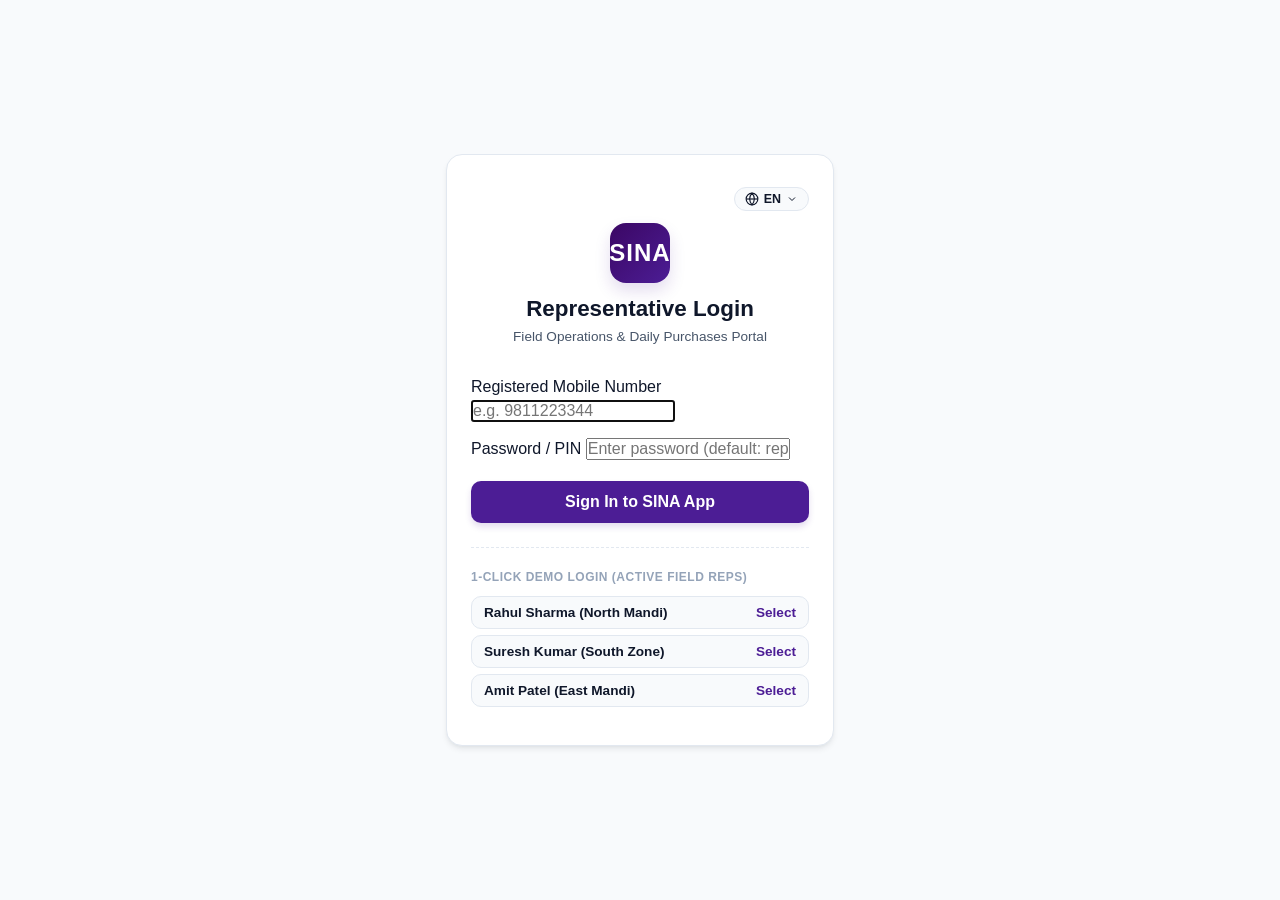
<file: index.html>
<!DOCTYPE html>
<html lang="en">
<head>
  <meta charset="UTF-8">
  <meta name="viewport" content="width=device-width, initial-scale=1.0, maximum-scale=1.0, user-scalable=no">
  <title>Dashboard - SINA App</title>
  <meta name="description" content="SINA App Representative Field Dashboard">
  <meta name="theme-color" content="#4C1D95">
  <link rel="manifest" href="manifest.json">
  <link rel="stylesheet" href="css/base.css">
  <link rel="stylesheet" href="css/components.css">
  <script src="js/translate.js"></script>
  <style>
    .dash-greeting-card {
      background: linear-gradient(135deg, var(--purple-dark), var(--purple-primary));
      color: #FFFFFF;
      border-radius: var(--radius-lg);
      padding: 20px;
      margin-bottom: 16px;
      box-shadow: var(--shadow-md);
    }
    .greeting-date {
      font-size: 0.75rem;
      text-transform: uppercase;
      letter-spacing: 0.5px;
      opacity: 0.85;
    }
    .greeting-name {
      font-size: 1.4rem;
      font-weight: 800;
      margin: 4px 0;
      color: #FFFFFF;
    }
    .greeting-route {
      font-size: 0.85rem;
      opacity: 0.9;
    }
    
    /* KPI METRICS (2x2 Grid for Mobile Screen Fit) */
    .kpi-grid {
      display: grid;
      grid-template-columns: repeat(2, 1fr);
      gap: 10px;
      margin-bottom: 16px;
      width: 100%;
    }
    .kpi-card {
      background: var(--bg-primary);
      border: 1px solid var(--border-color);
      border-radius: var(--radius-md);
      padding: 12px 10px;
      text-align: center;
      box-shadow: var(--shadow-sm);
      min-width: 0;
      word-break: break-word;
    }
    .kpi-val {
      font-size: 1.15rem;
      font-weight: 800;
      color: var(--purple-primary);
      margin-top: 4px;
    }
    .kpi-lbl {
      font-size: 0.72rem;
      font-weight: 700;
      color: var(--text-secondary);
      text-transform: uppercase;
      letter-spacing: 0.3px;
    }

    /* FLOAT RECONCILIATION CARD */
    .float-reconcile-card {
      background: var(--bg-primary);
      border: 1px solid var(--purple-border);
      border-radius: var(--radius-lg);
      padding: 16px;
      margin-bottom: 16px;
      width: 100%;
    }
    .float-header {
      display: flex;
      justify-content: space-between;
      align-items: center;
      margin-bottom: 12px;
    }
    .float-title {
      font-size: 0.9rem;
      font-weight: 700;
      color: var(--text-primary);
    }
    .float-math-row {
      display: flex;
      justify-content: space-between;
      padding: 6px 0;
      font-size: 0.85rem;
      border-bottom: 1px dashed var(--border-color);
    }
    .float-net-row {
      display: flex;
      justify-content: space-between;
      padding: 10px 0 4px;
      font-weight: 800;
      font-size: 1rem;
      color: var(--purple-primary);
    }

    /* ACTION BUTTONS (Clean mobile fit, no overflow) */
    .dash-actions-row {
      display: flex;
      gap: 8px;
      margin-bottom: 16px;
      width: 100%;
    }
    .dash-actions-row .btn {
      flex: 1;
      padding: 10px 6px;
      font-size: 0.82rem;
      gap: 6px;
      white-space: nowrap;
      min-width: 0;
      justify-content: center;
    }
    .dash-actions-row .btn svg {
      flex-shrink: 0;
    }
  </style>
</head>
<body>

  <main class="container">
    <!-- Greeting & Status Card -->
    <div class="dash-greeting-card">
      <div class="greeting-date" id="dash-today-date">Today</div>
      <h2 class="greeting-name" id="dash-rep-name">Rahul Sharma</h2>
      <div class="greeting-route" id="dash-rep-route">North Wholesale Market</div>
    </div>

    <!-- Quick Action Buttons -->
    <div class="dash-actions-row">
      <a href="entry.html" class="btn btn-primary">
        <svg width="16" height="16" viewBox="0 0 24 24" fill="none" stroke="currentColor" stroke-width="2"><line x1="12" y1="5" x2="12" y2="19"/><line x1="5" y1="12" x2="19" y2="12"/></svg>
        New Entry
      </a>
      <a href="expenses.html" class="btn btn-secondary" title="Log Field Expense">
        <svg width="16" height="16" viewBox="0 0 24 24" fill="none" stroke="currentColor" stroke-width="2"><rect x="2" y="6" width="20" height="12" rx="2"/><circle cx="12" cy="12" r="2"/></svg>
        Field Expense
      </a>
    </div>

    <!-- 2x2 KPI Metric Cards (Cleanly fits mobile screens without horizontal scroll) -->
    <div class="kpi-grid">
      <div class="kpi-card">
        <div class="kpi-lbl">Visits</div>
        <div class="kpi-val" id="kpi-visits-count">0</div>
      </div>
      <div class="kpi-card">
        <div class="kpi-lbl">Total Bought</div>
        <div class="kpi-val" id="kpi-total-procurement">₹0</div>
      </div>
      <div class="kpi-card">
        <div class="kpi-lbl">Daily Expenses</div>
        <div class="kpi-val" style="color: var(--danger-color);" id="kpi-expenses-count">₹0</div>
      </div>
      <div class="kpi-card">
        <div class="kpi-lbl">Cash in Hand</div>
        <div class="kpi-val" id="kpi-cash-in-hand">₹15,000</div>
      </div>
    </div>

    <!-- Daily Cash Given & Expenses Summary -->
    <div class="float-reconcile-card">
      <div class="float-header">
        <span class="float-title">Today's Cash Summary</span>
        <span class="badge badge-purple">Real-Time</span>
      </div>
      <div class="float-math-row">
        <span>Morning Cash Given:</span>
        <strong id="float-initial-amount">₹15,000</strong>
      </div>
      <div class="float-math-row">
        <span>Cash Purchases Spent:</span>
        <strong style="color: var(--warning-color);" id="float-cash-spent">- ₹0</strong>
      </div>
      <div class="float-math-row">
        <span>Daily Expenses:</span>
        <strong style="color: var(--danger-color);" id="float-total-expenses">- ₹0</strong>
      </div>
      <div class="float-net-row">
        <span>Net Cash in Hand:</span>
        <span id="kpi-cash-in-hand-2">₹15,000</span>
      </div>
    </div>

    <!-- Recent Visits Feed -->
    <div class="section-title-row">
      <h3 class="section-title">Today's Visits</h3>
      <a href="records.html" class="text-purple" style="font-size: 0.85rem; font-weight: 600;">View All</a>
    </div>
    <div id="recent-visits-list">
      <div class="empty-state-card text-center">
        <p class="text-muted">Loading today's activity...</p>
      </div>
    </div>
  </main>

  <!-- Scripts -->
  <script src="js/config.js"></script>
  <script src="js/icons.js"></script>
  <script src="js/db.js"></script>
  <script src="js/auth.js"></script>
  <script src="js/pwa.js"></script>
  <script src="js/nav.js"></script>
  <script src="js/dashboard.js"></script>
</body>
</html>
</file>
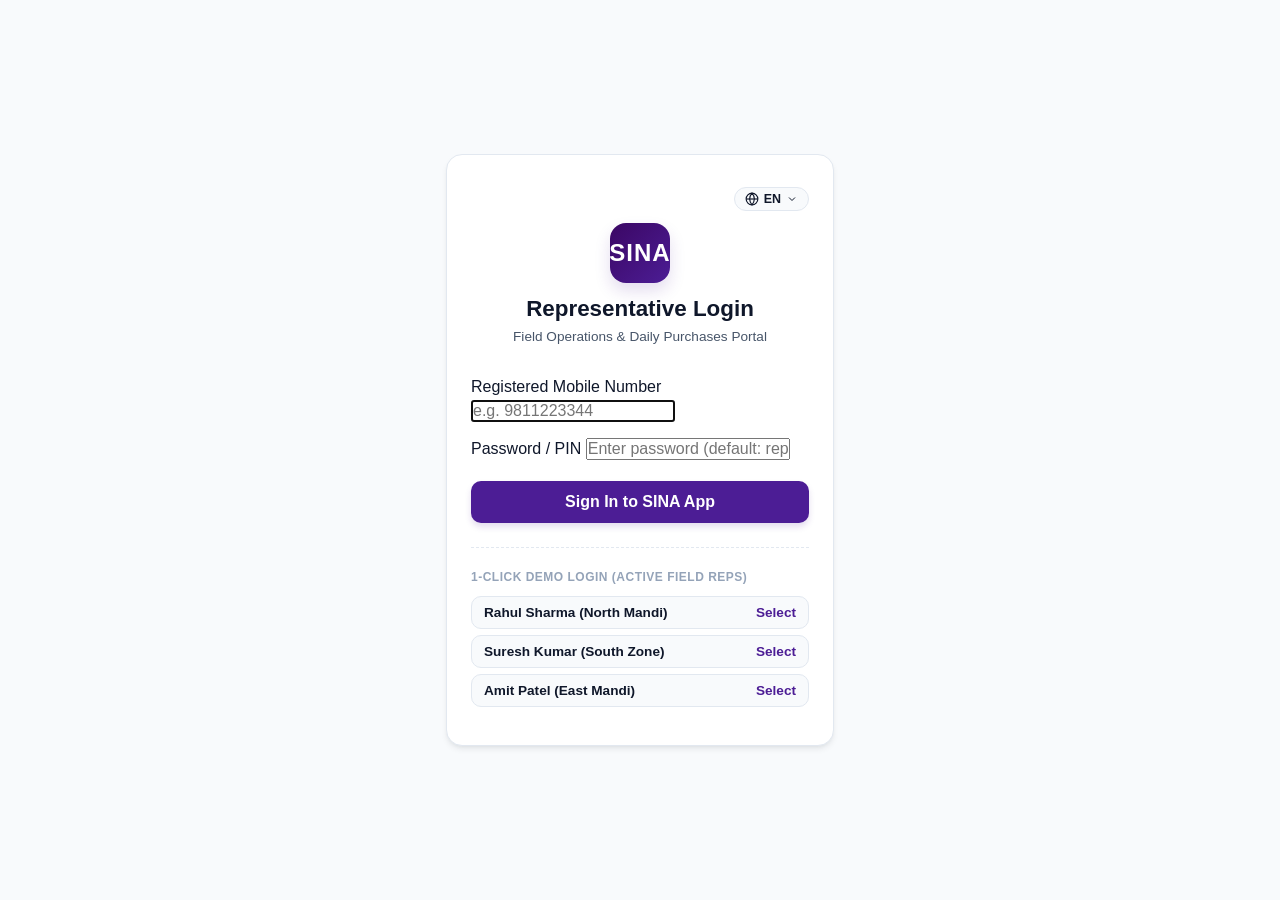
<file: entry.html>
<!DOCTYPE html>
<html lang="en">
<head>
  <meta charset="UTF-8">
  <meta name="viewport" content="width=device-width, initial-scale=1.0, maximum-scale=1.0, user-scalable=no">
  <title>New Purchase Entry - SINA App</title>
  <meta name="description" content="SINA App Field Purchases and Goods Bought Entry Form">
  <meta name="theme-color" content="#4C1D95">
  <link rel="manifest" href="manifest.json">
  <link rel="stylesheet" href="css/base.css">
  <link rel="stylesheet" href="css/components.css">
  <link rel="stylesheet" href="css/entry.css">
  <script src="js/translate.js"></script>
</head>
<body>

  <main class="container">
    <div class="procurement-header">
      <div class="section-label-tag">Purchase Entry / Goods Bought</div>
      <h1 class="procurement-title">Goods Purchase Form</h1>
      <p class="procurement-subtitle">Enter firm details, goods bought, and payment mode below.</p>
    </div>

    <form id="sina-procurement-form" autocomplete="off">
      <!-- 1. CUSTOMER & FIRM SECTION (Sketch: Name, Firm Name, Mob, Address) -->
      <section class="form-section">
        <div class="section-label-tag">1. Firm & Contact Information</div>

        <!-- Firm Name with Auto-suggest -->
        <div class="form-group autosuggest-wrapper">
          <label class="form-label" for="firm_name">
            Firm Name <span class="required-star">*</span>
          </label>
          <input type="text" id="firm_name" class="form-input" placeholder="Type firm name to search or add..." required>
          <div id="firm-autosuggest-dropdown" class="autosuggest-dropdown"></div>
        </div>

        <!-- Contact Person Name -->
        <div class="form-group">
          <label class="form-label" for="contact_person">
            Contact Person Name <span class="required-star">*</span>
          </label>
          <input type="text" id="contact_person" class="form-input" placeholder="Owner / Manager name" required>
        </div>

        <!-- Mobile -->
        <div class="form-group">
          <label class="form-label" for="mobile">
            Mobile Number <span class="required-star">*</span>
          </label>
          <input type="tel" id="mobile" class="form-input" placeholder="10-digit mobile number" maxlength="10" required>
        </div>

        <!-- Address -->
        <div class="form-group">
          <label class="form-label" for="address">
            Address <span class="required-star">*</span>
          </label>
          <textarea id="address" class="form-textarea" rows="2" placeholder="Shop / Mandi address" required></textarea>
        </div>
      </section>

      <!-- 2. GOODS & COMMODITIES SECTION (Dynamic Multi-Product Rows) -->
      <section class="form-section">
        <div style="display: flex; justify-content: space-between; align-items: center; margin-bottom: 12px;">
          <div class="section-label-tag" style="margin-bottom: 0;">2. Goods & Commodities</div>
          <button type="button" id="btn-add-product-row" class="btn btn-outline-purple btn-sm" style="font-weight: 700; display: inline-flex; align-items: center; gap: 4px; padding: 6px 12px; font-size: 0.8rem;">
            <svg width="14" height="14" viewBox="0 0 24 24" fill="none" stroke="currentColor" stroke-width="2"><line x1="12" y1="5" x2="12" y2="19"/><line x1="5" y1="12" x2="19" y2="12"/></svg>
            + Add Another Product
          </button>
        </div>

        <!-- Dynamic Container for Product Rows -->
        <div id="product-rows-container">
          <!-- Rows injected dynamically by entry.js -->
        </div>

        <!-- Grand Total Calculation Box -->
        <div class="rate-calc-box" style="margin-top: 14px;">
          <span class="calc-label">Total Purchase Amount:</span>
          <span class="calc-amount" id="calculated_total_display">₹ 0.00</span>
        </div>
      </section>

      <!-- 3. MODE OF PAYMENT SECTION (Cash, UPI, Bank Transfer) -->
      <section class="form-section">
        <div class="section-label-tag">3. Mode of Payment</div>

        <div class="payment-modes-grid">
          <div class="payment-mode-tab active" data-mode="cash">
            <svg width="22" height="22" viewBox="0 0 24 24" fill="none" stroke="currentColor" stroke-width="2"><rect x="2" y="6" width="20" height="12" rx="2"/><circle cx="12" cy="12" r="2"/><path d="M6 12h.01M18 12h.01"/></svg>
            <span>1. Cash</span>
          </div>
          <div class="payment-mode-tab" data-mode="upi">
            <svg width="22" height="22" viewBox="0 0 24 24" fill="none" stroke="currentColor" stroke-width="2"><rect x="3" y="3" width="7" height="7"/><rect x="14" y="3" width="7" height="7"/><rect x="14" y="14" width="7" height="7"/><rect x="3" y="14" width="7" height="7"/></svg>
            <span>2. UPI</span>
          </div>
          <div class="payment-mode-tab" data-mode="bank_transfer">
            <svg width="22" height="22" viewBox="0 0 24 24" fill="none" stroke="currentColor" stroke-width="2"><polygon points="12 2 2 7 22 7 12 2"/><rect x="4" y="10" width="2" height="9"/><rect x="9" y="10" width="2" height="9"/><rect x="14" y="10" width="2" height="9"/><rect x="19" y="10" width="2" height="9"/><line x1="2" y1="19" x2="22" y2="19"/></svg>
            <span>3. Bank Transfer</span>
          </div>
        </div>

        <!-- Sub-section: CASH -->
        <div id="payment-cash-section">
          <div class="card" style="background: var(--purple-tint); border: 1px solid var(--purple-border); padding: 12px; font-size: 0.85rem; color: var(--purple-primary); margin-top: 4px;">
            <div style="font-weight: 700; margin-bottom: 2px;">Direct Cash Payment</div>
            <div style="color: var(--text-secondary); font-size: 0.8rem;">
              Full bill amount (<strong id="cash-paid-display">₹ 0.00</strong>) is paid in cash directly out of your morning float.
            </div>
          </div>
        </div>

        <!-- Sub-section: UPI -->
        <div id="payment-upi-section" style="display: none;">
          <div class="form-group" style="margin-top: 8px;">
            <label class="form-label" for="upi_id_input">Firm UPI ID / VPA <span class="required-star">*</span></label>
            <input type="text" id="upi_id_input" class="form-input" placeholder="e.g. 9876543210@paytm or shop@okhdfcbank">
            <small class="text-muted" style="display: block; margin-top: 4px; font-size: 0.76rem;">
              Enter merchant UPI ID. Payment request will be instantly forwarded to Admin for PhonePe execution.
            </small>
          </div>
        </div>

        <!-- Sub-section: BANK TRANSFER (Multi-image Passbook/Cheque upload) -->
        <div id="payment-bank-section" style="display: none;">
          <div class="form-group" style="margin-top: 8px;">
            <label class="form-label">Upload Cheque / Passbook Photos</label>
            <input type="file" id="multi_image_file_input" accept="image/*" multiple style="display: none;">
            <div class="multi-upload-area" id="multi_upload_drop_area">
              <div class="upload-icon-wrap">
                <svg width="28" height="28" viewBox="0 0 24 24" fill="none" stroke="currentColor" stroke-width="2"><path d="M23 19a2 2 0 0 1-2 2H3a2 2 0 0 1-2-2V8a2 2 0 0 1 2-2h4l2-3h6l2 3h4a2 2 0 0 1 2 2z"/><circle cx="12" cy="13" r="4"/></svg>
              </div>
              <div class="upload-prompt">Tap to Capture or Upload Images</div>
              <div class="upload-subprompt">Supports multiple photos of Cheque book or Passbook</div>
            </div>
            <div class="preview-grid" id="image_preview_grid"></div>
          </div>
        </div>
      </section>

      <!-- Sticky Save Button -->
      <div style="height: 70px;"></div>
      <div class="sticky-save-bar">
        <button type="submit" id="save-entry-submit-btn" class="btn btn-primary btn-save">
          <svg width="20" height="20" viewBox="0 0 24 24" fill="none" stroke="currentColor" stroke-width="2"><polyline points="20 6 9 17 4 12"/></svg>
          Save Purchase Entry
        </button>
      </div>
    </form>
  </main>

  <!-- Core Scripts -->
  <script src="js/config.js"></script>
  <script src="js/icons.js"></script>
  <script src="js/db.js"></script>
  <script src="js/auth.js"></script>
  <script src="js/pwa.js"></script>
  <script src="js/nav.js"></script>
  <script src="js/entry.js"></script>
</body>
</html>
</file>
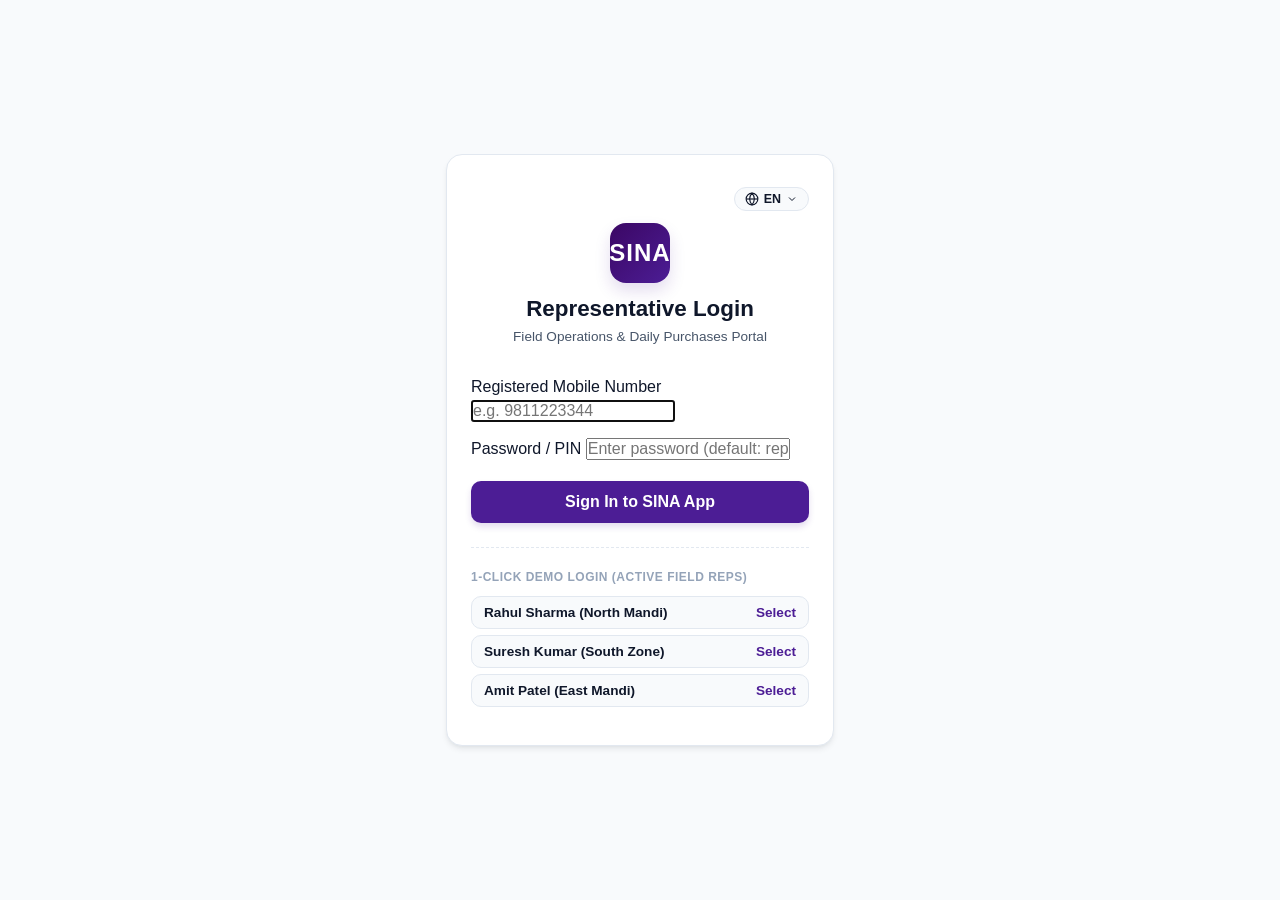
<file: expenses.html>
<!DOCTYPE html>
<html lang="en">
<head>
  <meta charset="UTF-8">
  <meta name="viewport" content="width=device-width, initial-scale=1.0, maximum-scale=1.0, user-scalable=no">
  <title>Field Expenses - SINA App</title>
  <meta name="theme-color" content="#4C1D95">
  <link rel="manifest" href="manifest.json">
  <link rel="stylesheet" href="css/base.css">
  <link rel="stylesheet" href="css/components.css">
  <style>
    .expenses-header {
      margin-bottom: 16px;
    }
    .expenses-title {
      font-size: 1.35rem;
      font-weight: 800;
      color: var(--purple-primary);
      margin: 0;
    }
    .expenses-subtitle {
      font-size: 0.82rem;
      color: var(--text-secondary);
      margin-top: 2px;
    }

    /* Summary Card */
    .expenses-summary-card {
      background: var(--bg-primary);
      border: 1.5px solid var(--purple-border);
      border-radius: var(--radius-md);
      padding: 14px 16px;
      display: flex;
      justify-content: space-between;
      align-items: center;
      margin-bottom: 18px;
      box-shadow: var(--shadow-sm);
    }
    .summary-lbl {
      font-size: 0.82rem;
      font-weight: 600;
      color: var(--text-secondary);
    }
    .summary-val {
      font-size: 1.3rem;
      font-weight: 800;
      color: var(--danger-color);
    }

    /* Policy Alert */
    .receipt-policy-notice {
      display: flex;
      align-items: center;
      gap: 8px;
      background: var(--purple-tint);
      border: 1px solid var(--purple-border);
      border-radius: var(--radius-sm);
      padding: 8px 12px;
      font-size: 0.78rem;
      font-weight: 600;
      color: var(--purple-primary);
      margin-bottom: 16px;
    }

    /* Receipt Upload Area */
    .receipt-upload-box {
      border: 2px dashed var(--purple-border);
      border-radius: var(--radius-md);
      background: var(--bg-secondary);
      padding: 16px;
      text-align: center;
      cursor: pointer;
      transition: all 0.2s;
    }
    .receipt-upload-box:hover {
      border-color: var(--purple-primary);
      background: var(--purple-tint);
    }
    .receipt-preview-box {
      margin-top: 10px;
      position: relative;
      display: inline-block;
    }
    .receipt-preview-img {
      width: 100px;
      height: 100px;
      object-fit: cover;
      border-radius: var(--radius-sm);
      border: 1.5px solid var(--purple-border);
    }
    .btn-remove-receipt {
      position: absolute;
      top: -8px;
      right: -8px;
      width: 24px;
      height: 24px;
      border-radius: 50%;
      background: var(--danger-color);
      color: #FFFFFF;
      border: none;
      cursor: pointer;
      display: flex;
      align-items: center;
      justify-content: center;
      font-size: 14px;
      font-weight: bold;
    }

    /* Expense History Item */
    .expense-history-card {
      background: var(--bg-primary);
      border: 1px solid var(--border-color);
      border-radius: var(--radius-md);
      padding: 12px 14px;
      margin-bottom: 10px;
      display: flex;
      justify-content: space-between;
      align-items: center;
    }
    .expense-cat-badge {
      font-size: 0.75rem;
      font-weight: 700;
      padding: 2px 8px;
      border-radius: var(--radius-sm);
      background: var(--purple-tint);
      color: var(--purple-primary);
      display: inline-block;
      margin-bottom: 4px;
    }
  </style>
</head>
<body>

  <main class="container">
    <!-- Header -->
    <div class="expenses-header">
      <h1 class="expenses-title">Log Field Expense</h1>
      <p class="expenses-subtitle">Record fuel, vehicle repair, travel, bus fare, and operational refreshments</p>
    </div>

    <!-- Summary Box -->
    <div class="expenses-summary-card">
      <div>
        <div class="summary-lbl">Today's Total Expenses</div>
        <div style="font-size: 0.75rem; color: var(--text-muted);">Deducted from morning cash</div>
      </div>
      <div class="summary-val" id="today-total-expenses-display">₹0</div>
    </div>

    <!-- Admin Receipt Policy Notice -->
    <div class="receipt-policy-notice" id="receipt-policy-notice">
      <svg width="16" height="16" viewBox="0 0 24 24" fill="none" stroke="currentColor" stroke-width="2"><circle cx="12" cy="12" r="10"/><line x1="12" y1="16" x2="12" y2="12"/><line x1="12" y1="8" x2="12.01" y2="8"/></svg>
      <span id="receipt-policy-text">Receipt Photo is Optional</span>
    </div>

    <!-- Expense Entry Form Card -->
    <div class="card" style="margin-bottom: 24px;">
      <form id="field-expense-form" autocomplete="off">
        
        <!-- Amount -->
        <div class="form-group" style="margin-bottom: 14px;">
          <label class="form-label" for="expense_amount">Expense Amount (₹) <span class="required-star">*</span></label>
          <input type="number" id="expense_amount" class="form-input" placeholder="e.g. 350" min="1" step="any" required>
        </div>

        <!-- Category -->
        <div class="form-group" style="margin-bottom: 14px;">
          <label class="form-label" for="expense_category">Expense Category <span class="required-star">*</span></label>
          <select id="expense_category" class="form-select" required>
            <option value="fuel">Petrol / Diesel / Fuel</option>
            <option value="vehicle_repair">Vehicle Repair & Puncture</option>
            <option value="bus">Bus & Public Transport</option>
            <option value="travel">Auto, Toll & Parking</option>
            <option value="food">Food & Refreshment</option>
            <option value="toll_market">Mandi / Market Fees</option>
            <option value="misc">Miscellaneous / Other</option>
          </select>
        </div>

        <!-- Notes -->
        <div class="form-group" style="margin-bottom: 14px;">
          <label class="form-label" for="expense_notes">Details / Reason</label>
          <input type="text" id="expense_notes" class="form-input" placeholder="e.g. Petrol at Shell pump / Bus fare to APMC mandi">
        </div>

        <!-- Receipt Photo Upload -->
        <div class="form-group" style="margin-bottom: 18px;">
          <label class="form-label" id="receipt-upload-label">
            Receipt / Bill Photo <span id="receipt-required-star" class="required-star" style="display: none;">*</span>
          </label>
          <input type="file" id="expense_receipt_file" accept="image/*" capture="environment" style="display: none;">
          <div class="receipt-upload-box" id="receipt-drop-box">
            <svg width="28" height="28" viewBox="0 0 24 24" fill="none" stroke="currentColor" stroke-width="2" style="color: var(--purple-primary); margin-bottom: 4px;"><path d="M23 19a2 2 0 0 1-2 2H3a2 2 0 0 1-2-2V8a2 2 0 0 1 2-2h4l2-3h6l2 3h4a2 2 0 0 1 2 2z"/><circle cx="12" cy="13" r="4"/></svg>
            <div style="font-weight: 700; font-size: 0.88rem;">Take Photo or Upload Bill</div>
            <div style="font-size: 0.75rem; color: var(--text-muted); margin-top: 2px;">Petrol slips, repair invoices, bus tickets</div>
          </div>
          <div id="receipt-preview-container" style="display: none;" class="receipt-preview-box">
            <img id="receipt-preview-img" class="receipt-preview-img" src="" alt="Receipt Proof">
            <button type="button" id="btn-remove-receipt" class="btn-remove-receipt" title="Remove">&times;</button>
          </div>
        </div>

        <button type="submit" id="btn-save-expense" class="btn btn-primary btn-block" style="padding: 13px; font-size: 1rem;">
          <svg width="18" height="18" viewBox="0 0 24 24" fill="none" stroke="currentColor" stroke-width="2"><polyline points="20 6 9 17 4 12"/></svg>
          Save Expense
        </button>
      </form>
    </div>

    <!-- Today's Logged Expenses -->
    <div style="margin-bottom: 10px;">
      <h3 style="font-size: 1.05rem; font-weight: 800; color: var(--purple-primary); margin: 0 0 4px 0;">Today's Logged Expenses</h3>
      <p class="text-muted" style="font-size: 0.8rem; margin: 0;">Review expenses submitted today</p>
    </div>

    <div id="expenses-list-container">
      <div class="card text-center text-muted" style="padding: 24px;">Loading expenses...</div>
    </div>
  </main>

  <!-- High-Res Receipt Viewer Modal -->
  <div id="receipt-modal" class="sina-modal-backdrop" onclick="closeReceiptViewer()">
    <div class="sina-modal-card" style="padding: 14px; text-align: center;" onclick="event.stopPropagation()">
      <div style="display: flex; justify-content: space-between; align-items: center; margin-bottom: 10px;">
        <span class="pwa-badge-purple">Expense Receipt</span>
        <button class="icon-btn" onclick="closeReceiptViewer()">&times;</button>
      </div>
      <img id="receipt-full-img" src="" style="width: 100%; max-height: 70vh; object-fit: contain; border-radius: var(--radius-sm);" alt="Full Receipt">
    </div>
  </div>

  <!-- Scripts -->
  <script src="js/config.js"></script>
  <script src="js/icons.js"></script>
  <script src="js/db.js"></script>
  <script src="js/auth.js"></script>
  <script src="js/pwa.js"></script>
  <script src="js/nav.js"></script>
  <script src="js/expenses.js"></script>
</body>
</html>
</file>
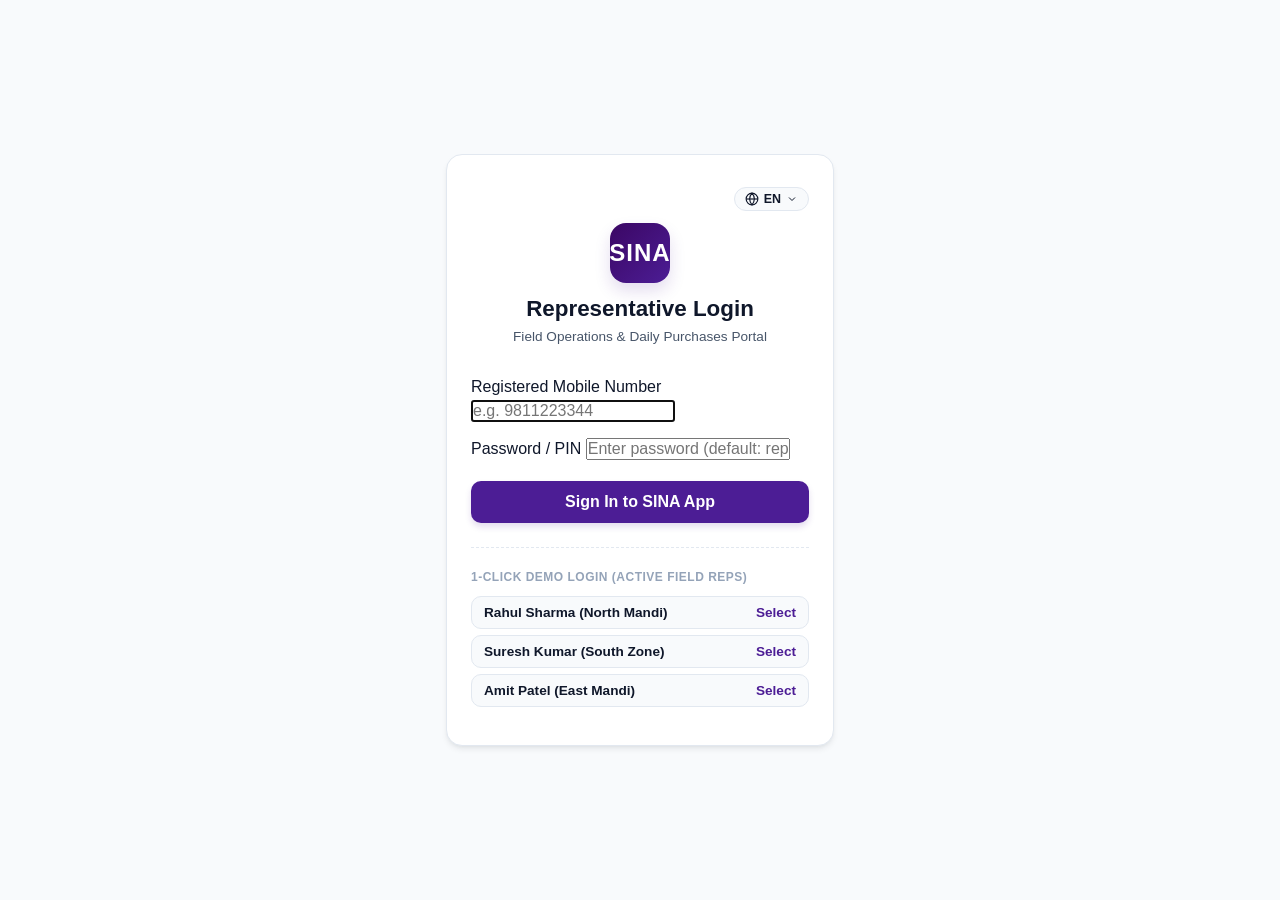
<file: login.html>
<!DOCTYPE html>
<html lang="en">
<head>
  <meta charset="UTF-8">
  <meta name="viewport" content="width=device-width, initial-scale=1.0, maximum-scale=1.0, user-scalable=no">
  <title>Representative Login - SINA App</title>
  <meta name="theme-color" content="#4C1D95">
  <link rel="manifest" href="manifest.json">
  <link rel="stylesheet" href="css/base.css">
  <link rel="stylesheet" href="css/components.css">
  <script src="js/translate.js"></script>
  <style>
    body {
      padding-top: 0;
      padding-bottom: 0;
      display: flex;
      align-items: center;
      justify-content: center;
      background: var(--bg-secondary);
    }
    .login-container {
      width: 100%;
      max-width: 420px;
      padding: 24px 16px;
    }
    .login-card {
      background: var(--bg-primary);
      border-radius: var(--radius-lg);
      padding: 32px 24px;
      box-shadow: var(--shadow-md);
      border: 1px solid var(--border-color);
    }
    .login-brand-header {
      text-align: center;
      margin-bottom: 28px;
    }
    .login-logo-box {
      width: 60px;
      height: 60px;
      background: linear-gradient(135deg, var(--purple-dark), var(--purple-primary));
      color: #FFFFFF;
      border-radius: var(--radius-lg);
      display: inline-flex;
      align-items: center;
      justify-content: center;
      font-weight: 900;
      font-size: 1.5rem;
      letter-spacing: 1px;
      margin-bottom: 12px;
      box-shadow: 0 8px 16px var(--purple-shadow);
    }
    .login-title {
      font-size: 1.4rem;
      font-weight: 800;
      color: var(--text-primary);
    }
    .login-subtitle {
      font-size: 0.85rem;
      color: var(--text-secondary);
      margin-top: 4px;
    }
    .demo-users-box {
      margin-top: 24px;
      padding-top: 20px;
      border-top: 1px dashed var(--border-color);
    }
    .demo-title {
      font-size: 0.75rem;
      font-weight: 700;
      text-transform: uppercase;
      color: var(--text-muted);
      letter-spacing: 0.5px;
      margin-bottom: 10px;
    }
    .quick-user-btn {
      width: 100%;
      padding: 8px 12px;
      background: var(--bg-secondary);
      border: 1px solid var(--border-color);
      border-radius: var(--radius-md);
      font-size: 0.85rem;
      font-weight: 600;
      display: flex;
      justify-content: space-between;
      margin-bottom: 6px;
      cursor: pointer;
      color: var(--text-primary);
      transition: all 0.15s;
    }
    .quick-user-btn:hover {
      background: var(--purple-tint);
      border-color: var(--purple-border);
      color: var(--purple-primary);
    }
  </style>
</head>
<body>

  <div class="login-container">
    <div class="login-card">
      <div style="display: flex; justify-content: flex-end; margin-bottom: 10px;">
        <div class="lang-selector-wrap" id="lang-selector-container">
          <button type="button" id="lang-menu-btn" class="lang-pill-btn" aria-label="Select Language">
            <svg width="14" height="14" viewBox="0 0 24 24" fill="none" stroke="currentColor" stroke-width="2"><circle cx="12" cy="12" r="10"/><line x1="2" y1="12" x2="22" y2="12"/><path d="M12 2a15.3 15.3 0 0 1 4 10 15.3 15.3 0 0 1-4 10 15.3 15.3 0 0 1-4-10 15.3 15.3 0 0 1 4-10z"/></svg>
            <span id="current-lang-label">EN</span>
            <svg width="12" height="12" viewBox="0 0 24 24" fill="none" stroke="currentColor" stroke-width="2"><polyline points="6 9 12 15 18 9"/></svg>
          </button>
          <div class="lang-dropdown-menu" id="lang-dropdown-menu">
            <div class="lang-option" data-lang="en">
              <span class="lang-name">English</span>
              <span class="lang-code">EN</span>
            </div>
            <div class="lang-option" data-lang="hi">
              <span class="lang-name">हिन्दी (Hindi)</span>
              <span class="lang-code">HI</span>
            </div>
            <div class="lang-option" data-lang="mr">
              <span class="lang-name">मराठी (Marathi)</span>
              <span class="lang-code">MR</span>
            </div>
          </div>
        </div>
      </div>

      <div class="login-brand-header">
        <div class="login-logo-box">SINA</div>
        <h1 class="login-title">Representative Login</h1>
        <p class="login-subtitle">Field Operations & Daily Purchases Portal</p>
      </div>

      <form id="rep-login-form">
        <div class="form-group" style="margin-bottom: 14px;">
          <label class="form-label" for="login_phone">Registered Mobile Number</label>
          <input type="tel" id="login_phone" class="form-input" placeholder="e.g. 9811223344" maxlength="10" required autofocus>
        </div>

        <div class="form-group" style="margin-bottom: 20px;">
          <label class="form-label" for="login_password">Password / PIN</label>
          <input type="password" id="login_password" class="form-input" placeholder="Enter password (default: rep123)" required>
        </div>

        <button type="submit" id="btn-login-submit" class="btn btn-primary btn-block">
          Sign In to SINA App
        </button>
      </form>

      <!-- 1-Click Demo Login Helpers -->
      <div class="demo-users-box">
        <div class="demo-title">1-Click Demo Login (Active Field Reps)</div>
        <button type="button" class="quick-user-btn" onclick="fillDemo('9811223344', 'rep123')">
          <span>Rahul Sharma (North Mandi)</span>
          <span class="text-purple">Select</span>
        </button>
        <button type="button" class="quick-user-btn" onclick="fillDemo('9822334455', 'rep123')">
          <span>Suresh Kumar (South Zone)</span>
          <span class="text-purple">Select</span>
        </button>
        <button type="button" class="quick-user-btn" onclick="fillDemo('9833445566', 'rep123')">
          <span>Amit Patel (East Mandi)</span>
          <span class="text-purple">Select</span>
        </button>
      </div>
    </div>
  </div>

  <script src="js/config.js"></script>
  <script src="js/icons.js"></script>
  <script src="js/db.js"></script>
  <script src="js/auth.js"></script>
  <script>
    // Language dropdown wiring
    const langBtn = document.getElementById('lang-menu-btn');
    const langMenu = document.getElementById('lang-dropdown-menu');
    if (langBtn && langMenu) {
      langBtn.addEventListener('click', (e) => {
        e.stopPropagation();
        langMenu.classList.toggle('active');
      });
      document.addEventListener('click', (e) => {
        if (!langMenu.contains(e.target) && !langBtn.contains(e.target)) {
          langMenu.classList.remove('active');
        }
      });
      langMenu.querySelectorAll('.lang-option').forEach(opt => {
        opt.addEventListener('click', () => {
          const lang = opt.getAttribute('data-lang');
          if (window.sinaTranslate) {
            window.sinaTranslate.setLanguage(lang);
          }
          langMenu.classList.remove('active');
          syncLoginLangUI(lang);
        });
      });
    }

    function syncLoginLangUI(lang) {
      const lbl = document.getElementById('current-lang-label');
      if (lbl) lbl.textContent = lang.toUpperCase();
      if (langMenu) {
        langMenu.querySelectorAll('.lang-option').forEach(opt => {
          if (opt.getAttribute('data-lang') === lang) opt.classList.add('active');
          else opt.classList.remove('active');
        });
      }
    }

    syncLoginLangUI(localStorage.getItem('sina_app_language') || 'en');

    function fillDemo(phone, pass) {
      document.getElementById('login_phone').value = phone;
      document.getElementById('login_password').value = pass;
      document.getElementById('rep-login-form').dispatchEvent(new Event('submit'));
    }

    document.getElementById('rep-login-form').addEventListener('submit', async (e) => {
      e.preventDefault();
      const phone = document.getElementById('login_phone').value.trim();
      const pass = document.getElementById('login_password').value.trim();
      const btn = document.getElementById('btn-login-submit');

      btn.disabled = true;
      btn.textContent = 'Verifying...';

      try {
        await window.sinaAuth.login(phone, pass);
        window.location.href = 'index.html';
      } catch (err) {
        alert(err.message);
        btn.disabled = false;
        btn.textContent = 'Sign In to SINA App';
      }
    });
  </script>
</body>
</html>
</file>
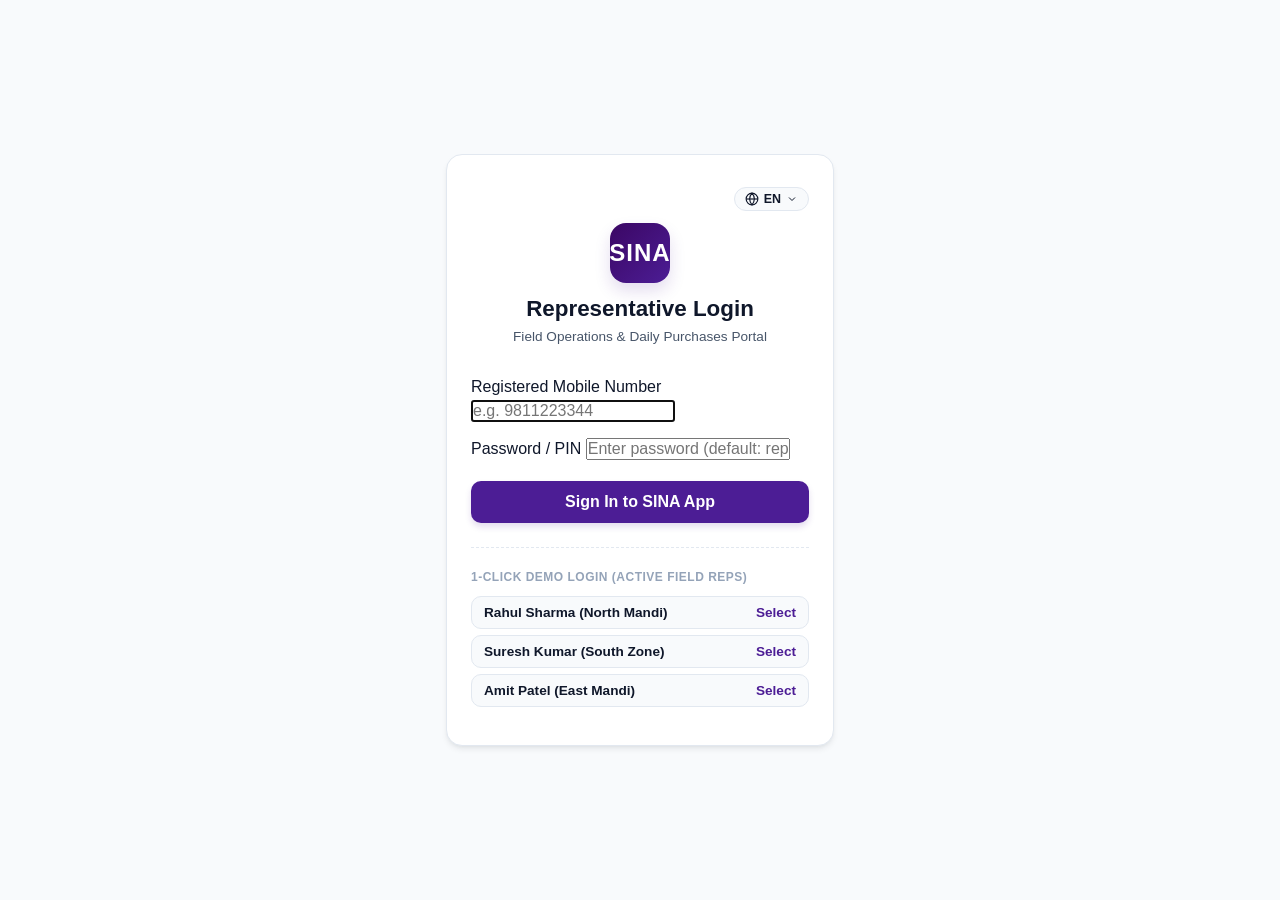
<file: products.html>
<!DOCTYPE html>
<html lang="en">
<head>
  <meta charset="UTF-8">
  <meta name="viewport" content="width=device-width, initial-scale=1.0, maximum-scale=1.0, user-scalable=no">
  <title>Commodities & Products - SINA App</title>
  <meta name="theme-color" content="#4C1D95">
  <link rel="manifest" href="manifest.json">
  <link rel="stylesheet" href="css/base.css">
  <link rel="stylesheet" href="css/components.css">
  <link rel="stylesheet" href="css/entry.css">
  <script src="js/translate.js"></script>
  <style>
    .products-container {
      padding: 16px;
      max-width: 600px;
      margin: 0 auto;
      padding-bottom: 90px;
    }
    .products-header-row {
      display: flex;
      justify-content: space-between;
      align-items: center;
      margin-bottom: 16px;
    }
    .products-title {
      font-size: 1.3rem;
      font-weight: 800;
      color: var(--text-primary);
      margin: 0;
    }
    .products-subtitle {
      font-size: 0.8rem;
      color: var(--text-secondary);
      margin-top: 2px;
    }
    .search-box-wrap {
      position: relative;
      margin-bottom: 12px;
    }
    .search-box-wrap svg {
      position: absolute;
      left: 12px;
      top: 50%;
      transform: translateY(-50%);
      color: var(--text-secondary);
      pointer-events: none;
    }
    .search-input {
      width: 100%;
      padding: 10px 12px 10px 38px;
      border: 1px solid var(--border-color);
      border-radius: var(--radius-md);
      font-size: 0.9rem;
      background: #FFFFFF;
      color: var(--text-primary);
      outline: none;
    }
    .search-input:focus {
      border-color: var(--purple-primary);
      box-shadow: 0 0 0 3px var(--purple-tint);
    }
    .category-pills-row {
      display: flex;
      gap: 8px;
      overflow-x: auto;
      padding-bottom: 8px;
      margin-bottom: 16px;
      scrollbar-width: none;
    }
    .category-pills-row::-webkit-scrollbar {
      display: none;
    }
    .cat-pill {
      white-space: nowrap;
      padding: 6px 14px;
      border-radius: var(--radius-full);
      font-size: 0.8rem;
      font-weight: 600;
      background: var(--bg-secondary);
      color: var(--text-secondary);
      border: 1px solid var(--border-color);
      cursor: pointer;
      transition: all 0.2s;
    }
    .cat-pill.active {
      background: var(--purple-primary);
      color: #FFFFFF;
      border-color: var(--purple-primary);
    }
    .products-list-grid {
      display: flex;
      flex-direction: column;
      gap: 10px;
    }
    .product-card {
      background: #FFFFFF;
      border: 1px solid var(--border-color);
      border-radius: var(--radius-md);
      padding: 14px;
      display: flex;
      justify-content: space-between;
      align-items: center;
      transition: all 0.2s;
    }
    .product-card:hover {
      border-color: var(--purple-primary);
      box-shadow: 0 4px 12px rgba(0, 0, 0, 0.05);
    }
    .product-info-col {
      flex: 1;
      padding-right: 12px;
    }
    .prod-main-name {
      font-size: 1rem;
      font-weight: 700;
      color: var(--text-primary);
    }
    .prod-meta-tags {
      display: flex;
      flex-wrap: wrap;
      gap: 6px;
      margin-top: 6px;
      align-items: center;
    }
    .prod-type-tag {
      font-size: 0.75rem;
      background: var(--purple-tint);
      color: var(--purple-primary);
      font-weight: 600;
      padding: 2px 8px;
      border-radius: var(--radius-sm);
    }
    .prod-category-tag {
      font-size: 0.75rem;
      background: var(--bg-secondary);
      color: var(--text-secondary);
      padding: 2px 8px;
      border-radius: var(--radius-sm);
    }
    .product-rate-col {
      text-align: right;
      display: flex;
      flex-direction: column;
      align-items: flex-end;
      gap: 6px;
    }
    .rate-amount {
      font-size: 1.05rem;
      font-weight: 800;
      color: var(--text-primary);
    }
    .rate-unit {
      font-size: 0.75rem;
      color: var(--text-secondary);
    }
    .btn-use-entry {
      display: inline-flex;
      align-items: center;
      gap: 4px;
      background: var(--purple-primary);
      color: #FFFFFF;
      padding: 6px 12px;
      border-radius: var(--radius-sm);
      font-size: 0.75rem;
      font-weight: 600;
      text-decoration: none;
      transition: background 0.2s;
    }
    .btn-use-entry:hover {
      background: var(--purple-dark);
    }
  </style>
</head>
<body>

  <main class="products-container">
    <div class="products-header-row">
      <div>
        <h1 class="products-title">Commodities & Products</h1>
        <div class="products-subtitle">Field commodities & products catalog</div>
      </div>
      <button type="button" id="btn-open-add-product" class="btn btn-primary btn-sm" style="padding: 8px 14px;">
        + Add Product
      </button>
    </div>

    <!-- Dedicated Add Product Section -->
    <div class="card" id="inline-add-product-card" style="margin-bottom: 16px; border: 1.5px solid var(--purple-border); background: var(--bg-primary); padding: 14px 16px; border-radius: var(--radius-md);">
      <div style="display: flex; justify-content: space-between; align-items: center; cursor: pointer;" id="toggle-inline-add-prod">
        <div style="display: flex; align-items: center; gap: 10px;">
          <div style="width: 28px; height: 28px; border-radius: 6px; background: var(--purple-tint); color: var(--purple-primary); display: flex; align-items: center; justify-content: center;">
            <svg width="18" height="18" viewBox="0 0 24 24" fill="none" stroke="currentColor" stroke-width="2.5"><line x1="12" y1="5" x2="12" y2="19"/><line x1="5" y1="12" x2="19" y2="12"/></svg>
          </div>
          <div>
            <div style="font-weight: 700; font-size: 0.92rem; color: var(--purple-primary);">+ Add New Commodity / Product</div>
            <div style="font-size: 0.75rem; color: var(--text-secondary);">Register a new crop, seed, or item quickly</div>
          </div>
        </div>
        <button type="button" class="btn btn-primary btn-sm" id="btn-toggle-add-inline" style="padding: 6px 12px; font-size: 0.78rem;">
          Open Form
        </button>
      </div>
      <form id="inline-add-product-form" style="display: none; margin-top: 14px; border-top: 1px solid var(--border-color); padding-top: 12px;">
        <div style="display: grid; grid-template-columns: 1fr 1fr; gap: 10px; margin-bottom: 10px;">
          <div>
            <label class="form-label" style="font-size: 0.78rem;">Category *</label>
            <input type="text" id="inline_prod_category" class="form-input" placeholder="e.g. Grains, Spices" required style="padding: 8px 10px; font-size: 0.85rem;">
          </div>
          <div>
            <label class="form-label" style="font-size: 0.78rem;">Product Name *</label>
            <input type="text" id="inline_prod_name" class="form-input" placeholder="e.g. Mustard Seed" required style="padding: 8px 10px; font-size: 0.85rem;">
          </div>
        </div>
        <div style="display: grid; grid-template-columns: 1fr 1fr 1fr; gap: 10px; margin-bottom: 12px;">
          <div>
            <label class="form-label" style="font-size: 0.78rem;">Variety / Grade</label>
            <input type="text" id="inline_prod_type" class="form-input" placeholder="Standard" style="padding: 8px 10px; font-size: 0.85rem;">
          </div>
          <div>
            <label class="form-label" style="font-size: 0.78rem;">Unit *</label>
            <select id="inline_prod_unit" class="form-select" required style="padding: 8px 10px; font-size: 0.85rem;">
              <option value="per_kg">Per Kg</option>
              <option value="per_piece">Per Piece</option>
              <option value="per_bag">Per Bag</option>
            </select>
          </div>
          <div>
            <label class="form-label" style="font-size: 0.78rem;">Default Rate (₹) *</label>
            <input type="number" id="inline_prod_rate" class="form-input" placeholder="0.00" min="0.01" step="any" required style="padding: 8px 10px; font-size: 0.85rem;">
          </div>
        </div>
        <div style="display: flex; gap: 8px; justify-content: flex-end;">
          <button type="button" class="btn btn-secondary btn-sm" id="btn-cancel-inline-add">Cancel</button>
          <button type="submit" class="btn btn-primary btn-sm">Save to Catalog</button>
        </div>
      </form>
    </div>

    <!-- Search Input -->
    <div class="search-box-wrap">
      <svg width="18" height="18" viewBox="0 0 24 24" fill="none" stroke="currentColor" stroke-width="2"><circle cx="11" cy="11" r="8"/><line x1="21" y1="21" x2="16.65" y2="16.65"/></svg>
      <input type="text" id="product-search-input" class="search-input" placeholder="Search commodity, variety, or type...">
    </div>

    <!-- Category Filter Pills -->
    <div class="category-pills-row" id="category-pills-container">
      <button type="button" class="cat-pill active" data-category-id="">All Items</button>
    </div>

    <!-- Products List -->
    <div class="products-list-grid" id="products-list-container">
      <div class="text-center text-muted" style="padding: 30px;">Loading commodities catalog...</div>
    </div>
  </main>

  <!-- ADD PRODUCT MODAL -->
  <div id="add-product-modal" class="sina-modal-backdrop">
    <div class="sina-modal-card">
      <div class="pwa-modal-header">
        <div class="pwa-badge-purple">New Commodity</div>
        <button type="button" class="icon-btn" id="btn-close-product-modal">
          <svg width="20" height="20" viewBox="0 0 24 24" fill="none" stroke="currentColor" stroke-width="2"><line x1="18" y1="6" x2="6" y2="18"/><line x1="6" y1="6" x2="18" y2="18"/></svg>
        </button>
      </div>
      <h3 style="font-size: 1.1rem; font-weight: 700; color: var(--purple-primary); margin-bottom: 14px;">Add New Product</h3>
      <form id="add-product-form">
        <div class="form-group" style="margin-bottom: 12px;">
          <label class="form-label" for="modal_prod_category">Category *</label>
          <select id="modal_prod_category" class="form-select" required>
            <option value="">-- Choose Category --</option>
            <option value="__new__">+ Add New Category...</option>
          </select>
        </div>
        <div class="form-group" id="modal_new_cat_group" style="display: none; margin-bottom: 12px;">
          <label class="form-label" for="modal_new_cat_name">New Category Name *</label>
          <input type="text" id="modal_new_cat_name" class="form-input" placeholder="e.g. Fertilizers, Dried Fruits">
        </div>
        <div class="form-group" style="margin-bottom: 12px;">
          <label class="form-label" for="modal_prod_name">Product Name *</label>
          <input type="text" id="modal_prod_name" class="form-input" placeholder="e.g. Basmati Rice, Mustard Seed" required>
        </div>
        <div class="form-group" style="margin-bottom: 12px;">
          <label class="form-label" for="modal_prod_type">Type / Variety / Grade</label>
          <input type="text" id="modal_prod_type" class="form-input" placeholder="e.g. Super 1121, Grade A, Desi">
        </div>
        <div class="form-group" style="margin-bottom: 12px;">
          <label class="form-label" for="modal_prod_unit">Unit of Measure *</label>
          <select id="modal_prod_unit" class="form-select" required>
            <option value="per_kg">Per Kg</option>
            <option value="per_piece">Per Piece</option>
            <option value="per_bag">Per Bag</option>
          </select>
        </div>
        <div class="form-group" style="margin-bottom: 18px;">
          <label class="form-label" for="modal_prod_rate">Default Rate (₹) *</label>
          <input type="number" id="modal_prod_rate" class="form-input" placeholder="e.g. 45.00" min="0.01" step="any" required>
        </div>
        <button type="submit" class="btn btn-primary btn-block">Save to Catalog</button>
      </form>
    </div>
  </div>

  <!-- EDIT PRODUCT MODAL -->
  <div id="edit-product-modal" class="sina-modal-backdrop">
    <div class="sina-modal-card">
      <div style="display: flex; justify-content: space-between; align-items: center; margin-bottom: 16px;">
        <h3 style="font-size: 1.15rem; font-weight: 700; color: var(--purple-primary);">Edit Commodity / Product</h3>
        <button class="icon-btn" id="btn-close-edit-prod-modal" type="button">
          <svg width="20" height="20" viewBox="0 0 24 24" fill="none" stroke="currentColor" stroke-width="2"><line x1="18" y1="6" x2="6" y2="18"/><line x1="6" y1="6" x2="18" y2="18"/></svg>
        </button>
      </div>
      <form id="edit-product-form">
        <input type="hidden" id="edit_prod_id">
        <div class="form-group" style="margin-bottom: 12px;">
          <label class="form-label" for="edit_prod_category">Category *</label>
          <select id="edit_prod_category" class="form-select" required>
            <!-- Populated dynamically -->
          </select>
        </div>
        <div class="form-group" style="margin-bottom: 12px;">
          <label class="form-label" for="edit_prod_name">Product / Commodity Name *</label>
          <input type="text" id="edit_prod_name" class="form-input" placeholder="e.g. Basmati Rice, Mustard Seed" required>
        </div>
        <div class="form-group" style="margin-bottom: 12px;">
          <label class="form-label" for="edit_prod_type">Type / Variety / Grade</label>
          <input type="text" id="edit_prod_type" class="form-input" placeholder="e.g. Super 1121, Grade A, Desi">
        </div>
        <div class="form-group" style="margin-bottom: 12px;">
          <label class="form-label" for="edit_prod_unit">Unit of Measure *</label>
          <select id="edit_prod_unit" class="form-select" required>
            <option value="per_kg">Per Kg</option>
            <option value="per_piece">Per Piece</option>
            <option value="per_bag">Per Bag</option>
          </select>
        </div>
        <div class="form-group" style="margin-bottom: 18px;">
          <label class="form-label" for="edit_prod_rate">Rate / Amount (₹) *</label>
          <input type="number" id="edit_prod_rate" class="form-input" placeholder="e.g. 45.00" min="0.01" step="any" required>
        </div>
        <button type="submit" class="btn btn-primary btn-block">Save Changes</button>
      </form>
    </div>
  </div>

  <!-- Core Scripts -->
  <script src="js/config.js"></script>
  <script src="js/icons.js"></script>
  <script src="js/db.js"></script>
  <script src="js/auth.js"></script>
  <script src="js/pwa.js"></script>
  <script src="js/nav.js"></script>
  <script src="js/products.js"></script>
</body>
</html>
</file>
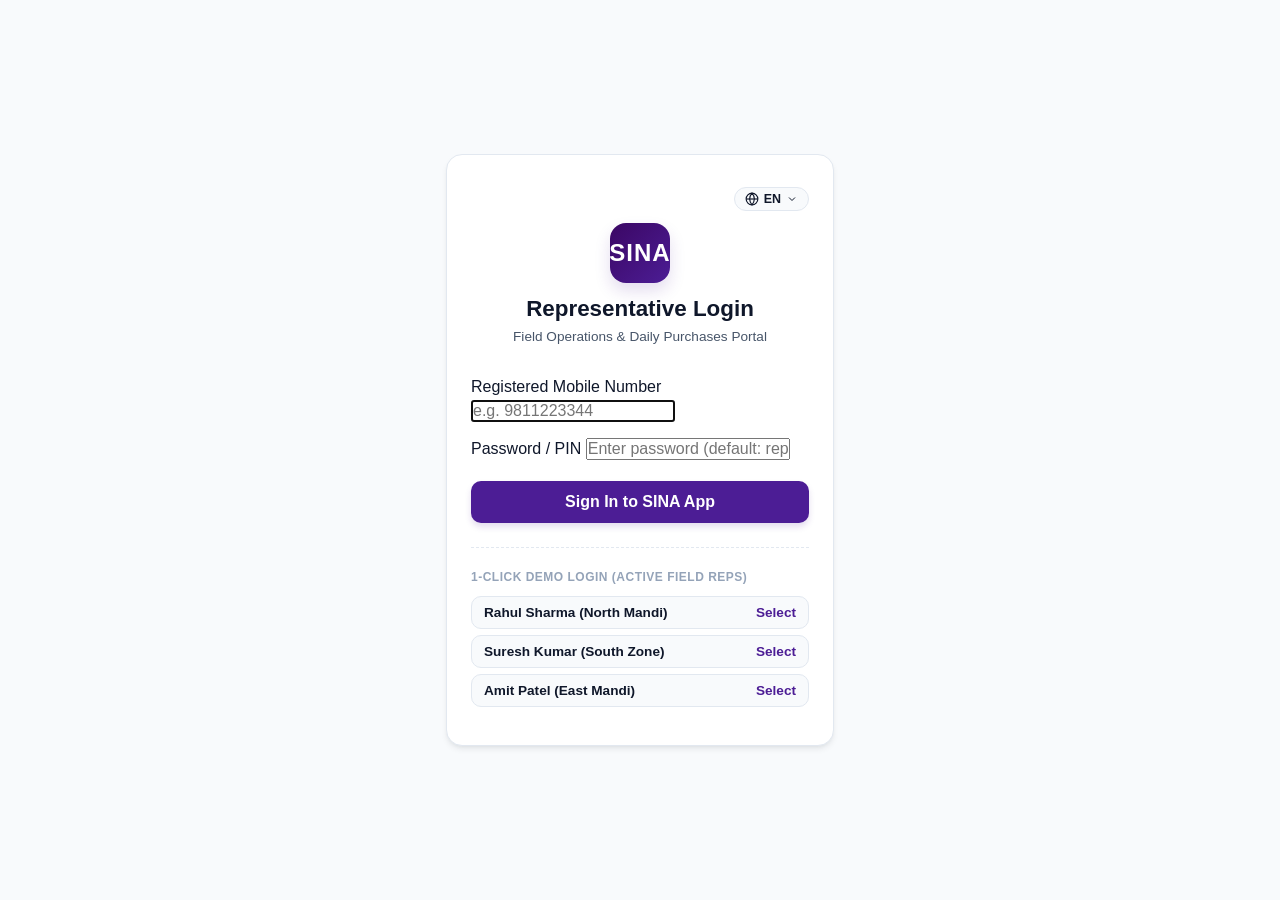
<file: profile.html>
<!DOCTYPE html>
<html lang="en">
<head>
  <meta charset="UTF-8">
  <meta name="viewport" content="width=device-width, initial-scale=1.0, maximum-scale=1.0, user-scalable=no">
  <title>Float & Profile - SINA App</title>
  <meta name="theme-color" content="#4C1D95">
  <link rel="manifest" href="manifest.json">
  <link rel="stylesheet" href="css/base.css">
  <link rel="stylesheet" href="css/components.css">
  <script src="js/translate.js"></script>
  <style>
    .profile-hero {
      background: linear-gradient(135deg, var(--purple-dark), var(--purple-primary));
      color: #FFFFFF;
      border-radius: var(--radius-lg);
      padding: 24px 20px;
      margin-bottom: 16px;
      text-align: center;
    }
    .profile-avatar-big {
      width: 64px;
      height: 64px;
      background: rgba(255, 255, 255, 0.2);
      border-radius: 50%;
      margin: 0 auto 12px;
      display: flex;
      align-items: center;
      justify-content: center;
    }
    .profile-name-txt {
      font-size: 1.3rem;
      font-weight: 800;
      color: #FFFFFF;
    }
    .profile-phone-txt {
      font-size: 0.85rem;
      opacity: 0.85;
      margin-top: 2px;
    }
    .profile-route-tag {
      display: inline-block;
      margin-top: 10px;
      background: rgba(255, 255, 255, 0.2);
      padding: 4px 12px;
      border-radius: var(--radius-full);
      font-size: 0.75rem;
      font-weight: 600;
    }
    .ledger-row {
      display: flex;
      justify-content: space-between;
      padding: 10px 0;
      border-bottom: 1px dashed var(--border-color);
      font-size: 0.9rem;
    }
    .ledger-row:last-child {
      border-bottom: none;
    }
    .ledger-net {
      display: flex;
      justify-content: space-between;
      padding: 14px 0 6px;
      font-weight: 800;
      font-size: 1.15rem;
      color: var(--purple-primary);
      border-top: 2px solid var(--purple-border);
      margin-top: 8px;
    }
    .expense-list-item {
      display: flex;
      justify-content: space-between;
      align-items: center;
      padding: 10px 0;
      border-bottom: 1px solid var(--border-color);
    }
    .expense-list-item:last-child {
      border-bottom: none;
    }
    .expense-title {
      font-weight: 700;
      font-size: 0.9rem;
    }
    .expense-note {
      font-size: 0.75rem;
      color: var(--text-secondary);
    }
    .expense-amount-tag {
      font-weight: 800;
      color: var(--danger-color);
      font-size: 0.95rem;
    }
  </style>
</head>
<body>

  <main class="container">
    <!-- Hero Box -->
    <div class="profile-hero">
      <div class="profile-avatar-big">
        <svg width="34" height="34" viewBox="0 0 24 24" fill="none" stroke="#FFFFFF" stroke-width="2"><path d="M20 21v-2a4 4 0 0 0-4-4H8a4 4 0 0 0-4 4v2"/><circle cx="12" cy="7" r="4"/></svg>
      </div>
      <h2 class="profile-name-txt" id="profile-name">Rahul Sharma</h2>
      <div class="profile-phone-txt" id="profile-phone">+91 9811223344</div>
      <div class="profile-route-tag" id="profile-route">North Wholesale Market</div>
    </div>

    <!-- Cash Summary Card -->
    <div class="card">
      <div style="display: flex; justify-content: space-between; align-items: center; margin-bottom: 12px;">
        <h3 style="font-size: 1rem; font-weight: 700;">Today's Cash Summary</h3>
        <span class="pwa-badge-purple">Live Balance</span>
      </div>
      <div class="ledger-row">
        <span>Morning Cash Given:</span>
        <strong id="prof-float">₹0</strong>
      </div>
      <div class="ledger-row">
        <span>Cash Purchases Spent:</span>
        <strong style="color: var(--warning-color);" id="prof-cash-spent">- ₹0</strong>
      </div>
      <div class="ledger-row">
        <span>Daily Expenses:</span>
        <strong style="color: var(--danger-color);" id="prof-expenses">- ₹0</strong>
      </div>
      <div class="ledger-net">
        <span>Remaining Cash in Hand:</span>
        <span id="prof-net-cash">₹0</span>
      </div>
    </div>

    <!-- Daily Cash Given History Log -->
    <div class="card">
      <div style="display: flex; justify-content: space-between; align-items: center; margin-bottom: 12px;">
        <div>
          <h3 style="font-size: 1rem; font-weight: 700;">Daily Cash Given Log</h3>
          <div style="font-size: 0.75rem; color: var(--text-secondary);">History of morning cash given by date</div>
        </div>
        <span class="pwa-badge-purple" id="cash-history-count">0 Days</span>
      </div>
      <div id="profile-cash-history-list">
        <p class="text-muted text-center" style="padding: 12px;">Loading cash given records...</p>
      </div>
    </div>

    <!-- Today's Daily Expenses List -->
    <div class="card">
      <div style="display: flex; justify-content: space-between; align-items: center; margin-bottom: 12px;">
        <h3 style="font-size: 1rem; font-weight: 700;">Today's Expenses</h3>
        <a href="expenses.html" class="text-purple" style="font-size: 0.8rem; font-weight: 600;">+ Add Expense</a>
      </div>
      <div id="profile-expenses-list">
        <p class="text-muted text-center" style="padding: 12px;">No expenses logged today.</p>
      </div>
    </div>

    <!-- Install App / Apple Guide Action -->
    <div class="card" style="border: 1px dashed var(--purple-border); background: var(--purple-tint);">
      <h4 style="color: var(--purple-primary); font-size: 0.95rem; margin-bottom: 4px;">Install SINA App</h4>
      <p class="text-muted" style="font-size: 0.8rem; margin-bottom: 12px;">Get 1-tap home screen access on Android and Apple iPhone.</p>
      <button class="btn btn-primary btn-block" onclick="triggerPWAInstall()">
        <svg width="18" height="18" viewBox="0 0 24 24" fill="none" stroke="currentColor" stroke-width="2"><path d="M21 15v4a2 2 0 0 1-2 2H5a2 2 0 0 1-2-2v-4"/><polyline points="7 10 12 15 17 10"/><line x1="12" y1="15" x2="12" y2="3"/></svg>
        Install SINA App
      </button>
    </div>

    <div style="margin-top: 20px;">
      <button class="btn btn-logout btn-block" onclick="window.sinaAuth.logout()">Logout</button>
    </div>
  </main>

  <!-- Scripts -->
  <script src="js/config.js"></script>
  <script src="js/icons.js"></script>
  <script src="js/db.js"></script>
  <script src="js/auth.js"></script>
  <script src="js/pwa.js"></script>
  <script src="js/nav.js"></script>
  <script>
    document.addEventListener('DOMContentLoaded', async () => {
      const rep = window.sinaAuth.requireAuth();
      if (!rep) return;

      document.getElementById('profile-name').textContent = rep.name;
      document.getElementById('profile-phone').textContent = rep.phone;
      document.getElementById('profile-route').textContent = rep.assigned_route || 'All Market Routes';

      await loadProfileData();
    });

    window.refreshCurrentPageData = async function() {
      await loadProfileData();
    };

    async function loadProfileData() {
      const rep = window.sinaAuth.getCurrentUser();
      if (!rep) return;

      const summary = await window.sinaDB.getRepTodaySummary(rep.id);
      document.getElementById('prof-float').textContent = '₹' + summary.float.toLocaleString('en-IN');
      const cashSpentEl = document.getElementById('prof-cash-spent');
      if (cashSpentEl) cashSpentEl.textContent = '- ₹' + summary.cashSpent.toLocaleString('en-IN');
      document.getElementById('prof-expenses').textContent = '- ₹' + summary.totalExpenses.toLocaleString('en-IN');
      document.getElementById('prof-net-cash').textContent = '₹' + summary.cashInHand.toLocaleString('en-IN');

      // Load Cash History
      const cashHistory = await window.sinaDB.getDailyCashHistory(rep.id);
      const historyList = document.getElementById('profile-cash-history-list');
      const countBadge = document.getElementById('cash-history-count');
      if (countBadge) countBadge.textContent = `${cashHistory.length} Days`;

      if (cashHistory.length === 0) {
        historyList.innerHTML = '<p class="text-muted text-center" style="padding: 12px;">No cash given records found yet.</p>';
      } else {
        let hHtml = '';
        cashHistory.forEach(item => {
          const dateStr = new Date(item.date).toLocaleDateString('en-IN', {
            weekday: 'short', day: 'numeric', month: 'short', year: 'numeric'
          });
          const floatAmt = parseFloat(item.float_amount || item.amount || 0);
          hHtml += `
            <div class="ledger-row" style="align-items: center;">
              <div>
                <div style="font-weight: 700; font-size: 0.88rem;">${dateStr}</div>
                <div style="font-size: 0.75rem; color: var(--text-secondary);">${escapeHtml(item.notes || 'Daily Cash Handover')}</div>
              </div>
              <strong style="color: var(--purple-primary); font-size: 1rem;">₹${floatAmt.toLocaleString('en-IN')}</strong>
            </div>
          `;
        });
        historyList.innerHTML = hHtml;
      }

      // Load Today Expenses
      const expList = document.getElementById('profile-expenses-list');
      if (summary.todayExpenses.length === 0) {
        expList.innerHTML = '<p class="text-muted text-center" style="padding: 12px;">No expenses logged today.</p>';
      } else {
        let html = '';
        summary.todayExpenses.forEach(exp => {
          html += `
            <div class="expense-list-item">
              <div>
                <div class="expense-title">${escapeHtml(exp.category.toUpperCase())}</div>
                <div class="expense-note">${escapeHtml(exp.notes || 'Daily expense')}</div>
              </div>
              <div class="expense-amount-tag">- ₹${exp.amount.toLocaleString('en-IN')}</div>
            </div>
          `;
        });
        expList.innerHTML = html;
      }
    }

    function escapeHtml(str) {
      if (!str) return '';
      return String(str)
        .replace(/&/g, '&amp;')
        .replace(/</g, '&lt;')
        .replace(/>/g, '&gt;')
        .replace(/"/g, '&quot;');
    }
  </script>
</body>
</html>
</file>
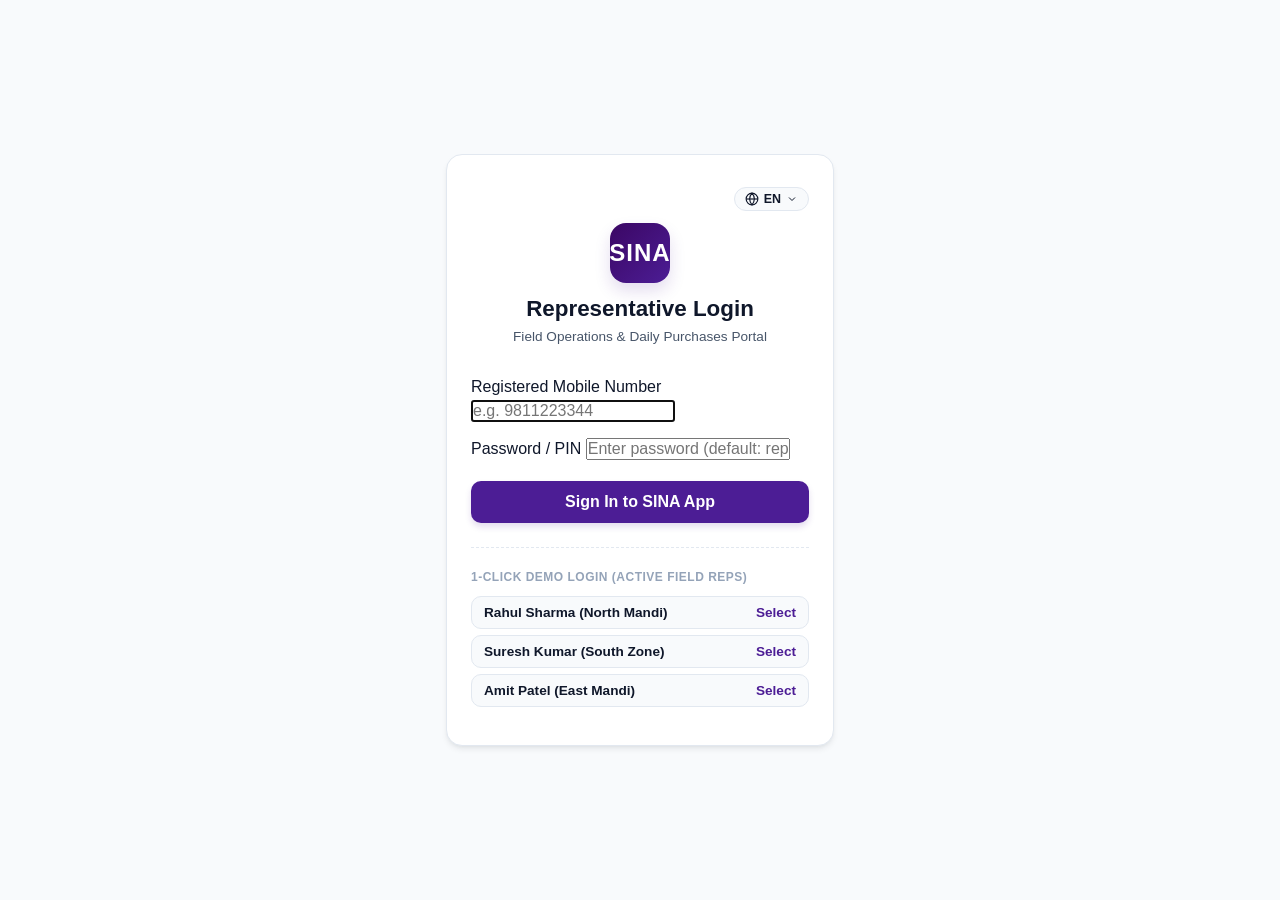
<file: records.html>
<!DOCTYPE html>
<html lang="en">
<head>
  <meta charset="UTF-8">
  <meta name="viewport" content="width=device-width, initial-scale=1.0, maximum-scale=1.0, user-scalable=no">
  <title>Records & Firms - SINA App</title>
  <meta name="theme-color" content="#4C1D95">
  <link rel="manifest" href="manifest.json">
  <link rel="stylesheet" href="css/base.css">
  <link rel="stylesheet" href="css/components.css">
  <script src="js/translate.js"></script>
  <style>
    .records-tabs-bar {
      display: flex;
      background: var(--bg-tertiary);
      border-radius: var(--radius-md);
      padding: 4px;
      gap: 4px;
      margin-bottom: 16px;
    }
    .records-tab-btn {
      flex: 1;
      padding: 10px;
      border: none;
      background: transparent;
      font-weight: 700;
      font-size: 0.85rem;
      border-radius: var(--radius-sm);
      color: var(--text-secondary);
      cursor: pointer;
      transition: all 0.2s;
    }
    .records-tab-btn.active {
      background: var(--bg-primary);
      color: var(--purple-primary);
      box-shadow: var(--shadow-sm);
    }
    .filter-bar {
      display: flex;
      gap: 8px;
      margin-bottom: 16px;
    }
    .search-field-wrap {
      flex: 1;
      position: relative;
    }
    .mode-select-wrap {
      width: 120px;
    }
    
    .record-item-card {
      border-left: 4px solid var(--purple-primary);
      margin-bottom: 12px;
    }
    .record-header {
      display: flex;
      justify-content: space-between;
      align-items: flex-start;
      margin-bottom: 10px;
    }
    .record-firm-title {
      font-size: 1.05rem;
      font-weight: 700;
    }
    .record-date {
      font-size: 0.75rem;
    }
    .record-amount-col {
      text-align: right;
    }
    .record-total {
      display: block;
      font-size: 1.1rem;
      font-weight: 800;
      color: var(--purple-dark);
    }
    .record-details-grid {
      display: grid;
      grid-template-columns: repeat(2, 1fr);
      gap: 6px 12px;
      background: var(--bg-secondary);
      padding: 10px;
      border-radius: var(--radius-sm);
      font-size: 0.8rem;
    }
    .record-meta-line {
      display: flex;
      gap: 4px;
    }
    .meta-lbl {
      color: var(--text-muted);
      font-weight: 600;
    }
    .meta-val {
      font-weight: 600;
      color: var(--text-primary);
    }
    .payment-ref-badge {
      display: flex;
      gap: 12px;
      background: var(--purple-tint);
      color: var(--purple-primary);
      border: 1px solid var(--purple-border);
      padding: 6px 10px;
      border-radius: var(--radius-sm);
      font-size: 0.75rem;
      font-weight: 600;
      margin-top: 8px;
    }
    .attachment-preview-row {
      margin-top: 10px;
    }
    .thumb-strip {
      display: flex;
      gap: 8px;
      overflow-x: auto;
      margin-top: 6px;
      padding-bottom: 4px;
    }
    .strip-thumb {
      width: 50px;
      height: 50px;
      object-fit: cover;
      border-radius: var(--radius-sm);
      border: 1px solid var(--purple-border);
      cursor: pointer;
    }
    
    /* Firms Directory Card */
    .firm-directory-card {
      margin-bottom: 10px;
    }
    .firm-card-top {
      display: flex;
      justify-content: space-between;
      align-items: center;
      margin-bottom: 6px;
    }
    .firm-name-txt {
      font-size: 1rem;
      font-weight: 700;
    }
    .btn-call-firm {
      background: var(--purple-tint);
      color: var(--purple-primary);
      padding: 4px 8px;
      border-radius: var(--radius-sm);
      font-size: 0.75rem;
      font-weight: 700;
      text-decoration: none;
    }
    .firm-contact-txt {
      font-size: 0.85rem;
      color: var(--text-secondary);
      margin-bottom: 4px;
    }
    .firm-address-txt {
      font-size: 0.8rem;
      color: var(--text-muted);
    }
  </style>
</head>
<body>

  <main class="container">
    <!-- Page Header -->
    <div style="margin-bottom: 14px;">
      <h2 style="font-size: 1.25rem; font-weight: 800; color: var(--purple-primary); margin: 0;">Orders History</h2>
      <p class="text-muted" style="font-size: 0.82rem; margin: 3px 0 0 0;">Review your procurement entries, goods purchased, and live payment status</p>
    </div>

    <!-- Search and Mode Filter -->
    <div class="filter-bar">
      <div class="search-field-wrap">
        <input type="text" id="records-search-input" class="form-input" placeholder="Search firm, person, or phone...">
      </div>
      <div class="mode-select-wrap">
        <select id="records-mode-filter" class="form-select">
          <option value="">All Modes</option>
          <option value="cash">Cash</option>
          <option value="upi">UPI</option>
          <option value="bank_transfer">Bank</option>
        </select>
      </div>
    </div>

    <!-- Orders View -->
    <section id="view-entries">
      <div id="entries-list-container">
        <div class="card text-center text-muted" style="padding: 24px;">Loading records...</div>
      </div>
    </section>
  </main>

  <!-- EDIT PURCHASE ENTRY MODAL -->
  <div id="edit-entry-modal" class="sina-modal-backdrop">
    <div class="sina-modal-card" style="max-height: 90vh; overflow-y: auto;">
      <div style="display: flex; justify-content: space-between; align-items: center; margin-bottom: 14px;">
        <h3 style="font-size: 1.15rem; font-weight: 700; color: var(--purple-primary);">Edit Purchase Entry</h3>
        <button class="icon-btn" id="btn-close-edit-entry" type="button">
          <svg width="20" height="20" viewBox="0 0 24 24" fill="none" stroke="currentColor" stroke-width="2"><line x1="18" y1="6" x2="6" y2="18"/><line x1="6" y1="6" x2="18" y2="18"/></svg>
        </button>
      </div>

      <form id="edit-entry-form" autocomplete="off">
        <input type="hidden" id="edit_entry_id">

        <!-- 1. Firm Details -->
        <div style="font-weight: 700; font-size: 0.85rem; color: var(--purple-primary); margin-bottom: 8px; border-bottom: 1px solid var(--border-color); padding-bottom: 4px;">
          1. Shop & Firm Details
        </div>
        <div class="form-group" style="margin-bottom: 10px;">
          <label class="form-label" for="edit_entry_firm_name">Firm Name *</label>
          <input type="text" id="edit_entry_firm_name" class="form-input" required>
        </div>
        <div class="form-group" style="margin-bottom: 10px;">
          <label class="form-label" for="edit_entry_contact">Contact Person *</label>
          <input type="text" id="edit_entry_contact" class="form-input" required>
        </div>
        <div class="form-group" style="margin-bottom: 10px;">
          <label class="form-label" for="edit_entry_mobile">Mobile Number *</label>
          <input type="tel" id="edit_entry_mobile" class="form-input" maxlength="10" required>
        </div>
        <div class="form-group" style="margin-bottom: 14px;">
          <label class="form-label" for="edit_entry_address">Address / Mandi Location *</label>
          <input type="text" id="edit_entry_address" class="form-input" required>
        </div>

        <!-- 2. Product & Quantity Details -->
        <div style="font-weight: 700; font-size: 0.85rem; color: var(--purple-primary); margin-bottom: 8px; border-bottom: 1px solid var(--border-color); padding-bottom: 4px;">
          2. Product & Rate Details
        </div>
        <div class="form-group" style="margin-bottom: 10px;">
          <label class="form-label" for="edit_entry_product">Product / Commodity Name *</label>
          <input type="text" id="edit_entry_product" class="form-input" placeholder="e.g. Mustard Seed, Basmati Rice" required>
        </div>
        <div style="display: grid; grid-template-columns: 1fr 1fr; gap: 10px; margin-bottom: 10px;">
          <div class="form-group">
            <label class="form-label" for="edit_entry_qty">Quantity *</label>
            <input type="number" id="edit_entry_qty" class="form-input" min="0.01" step="any" required>
          </div>
          <div class="form-group">
            <label class="form-label" for="edit_entry_unit">Unit *</label>
            <select id="edit_entry_unit" class="form-select" required>
              <option value="per_kg">Per Kg</option>
              <option value="per_piece">Per Piece</option>
              <option value="per_bag">Per Bag</option>
            </select>
          </div>
        </div>
        <div style="display: grid; grid-template-columns: 1fr 1fr; gap: 10px; margin-bottom: 14px;">
          <div class="form-group">
            <label class="form-label" for="edit_entry_rate">Rate (₹) *</label>
            <input type="number" id="edit_entry_rate" class="form-input" min="0.01" step="any" required>
          </div>
          <div class="form-group">
            <label class="form-label" for="edit_entry_total">Total Amount (₹) *</label>
            <input type="number" id="edit_entry_total" class="form-input" min="0.01" step="any" required>
          </div>
        </div>

        <!-- 3. Payment Mode -->
        <div style="font-weight: 700; font-size: 0.85rem; color: var(--purple-primary); margin-bottom: 8px; border-bottom: 1px solid var(--border-color); padding-bottom: 4px;">
          3. Payment Mode
        </div>
        <div class="form-group" style="margin-bottom: 10px;">
          <label class="form-label" for="edit_entry_mode">Payment Mode *</label>
          <select id="edit_entry_mode" class="form-select" required>
            <option value="cash">1. Cash</option>
            <option value="upi">2. UPI</option>
            <option value="bank_transfer">3. Bank Transfer</option>
          </select>
        </div>
        <div id="edit_upi_fields" style="display: none; margin-bottom: 10px;">
          <div class="form-group" style="margin-bottom: 8px;">
            <label class="form-label" for="edit_entry_upi_id">UPI ID</label>
            <input type="text" id="edit_entry_upi_id" class="form-input" placeholder="e.g. store@upi">
          </div>
          <div class="form-group">
            <label class="form-label" for="edit_entry_upi_utr">UPI UTR / Reference</label>
            <input type="text" id="edit_entry_upi_utr" class="form-input" placeholder="12-digit UTR">
          </div>
        </div>

        <button type="submit" class="btn btn-primary btn-block" style="margin-top: 16px;">
          Save Changes to Supabase
        </button>
      </form>
    </div>
  </div>

  <!-- Full-Size Image Viewer Modal -->
  <div id="full-image-modal" class="sina-modal-backdrop" onclick="closeImageViewer()">
    <div class="sina-modal-card" style="padding: 12px; text-align: center;" onclick="event.stopPropagation()">
      <div style="display: flex; justify-content: space-between; align-items: center; margin-bottom: 10px;">
        <span class="pwa-badge-purple">Passbook / Cheque Proof</span>
        <button class="icon-btn" onclick="closeImageViewer()">&times;</button>
      </div>
      <img id="full-modal-img" src="" style="width: 100%; max-height: 70vh; object-fit: contain; border-radius: var(--radius-md);" alt="Proof">
    </div>
  </div>

  <!-- Scripts -->
  <script src="js/config.js"></script>
  <script src="js/icons.js"></script>
  <script src="js/db.js"></script>
  <script src="js/auth.js"></script>
  <script src="js/pwa.js"></script>
  <script src="js/nav.js"></script>
  <script src="js/records.js"></script>
</body>
</html>
</file>
<file: css/base.css>
/* SINA App - Design Tokens & Base CSS */
/* Palette: Clean White Background, Crisp Black Text, 20% Deep Dark Purple */

:root {
  --bg-primary: #FFFFFF;
  --bg-secondary: #F8FAFC;
  --bg-tertiary: #F1F5F9;
  
  --text-primary: #0F172A;
  --text-secondary: #475569;
  --text-muted: #94A3B8;
  --text-inverse: #FFFFFF;

  /* 20% Brand Accent: Deep Royal Dark Purple */
  --purple-primary: #4C1D95;       /* Main interactive dark purple */
  --purple-dark: #3B0764;          /* Header accents / active states */
  --purple-light: #5B21B6;         /* Hover / secondary actions */
  --purple-tint: #F5F3FF;          /* 5% tint for card fills, selected tags */
  --purple-border: #DDD6FE;        /* Soft purple borders */
  --purple-shadow: rgba(76, 29, 149, 0.15);

  --border-color: #E2E8F0;
  --border-focus: #4C1D95;

  --success-color: #059669;
  --success-bg: #ECFDF5;
  --warning-color: #D97706;
  --warning-bg: #FFFBEB;
  --danger-color: #DC2626;
  --danger-bg: #FEF2F2;

  --font-family: -apple-system, BlinkMacSystemFont, "Segoe UI", Roboto, "Helvetica Neue", Arial, sans-serif;
  --radius-sm: 6px;
  --radius-md: 10px;
  --radius-lg: 16px;
  --radius-full: 9999px;

  --shadow-sm: 0 1px 2px 0 rgba(15, 23, 42, 0.05);
  --shadow-md: 0 4px 6px -1px rgba(15, 23, 42, 0.08), 0 2px 4px -2px rgba(15, 23, 42, 0.06);
  --shadow-lg: 0 10px 15px -3px rgba(76, 29, 149, 0.1), 0 4px 6px -4px rgba(76, 29, 149, 0.08);

  --header-height: 56px;
  --bottom-nav-height: 64px;
}

* {
  box-sizing: border-box;
  margin: 0;
  padding: 0;
  -webkit-tap-highlight-color: transparent;
}

html, body {
  overflow-x: hidden;
  max-width: 100%;
}

body {
  font-family: var(--font-family);
  background-color: var(--bg-secondary);
  color: var(--text-primary);
  line-height: 1.5;
  -webkit-font-smoothing: antialiased;
  padding-top: var(--header-height);
  padding-bottom: calc(var(--bottom-nav-height) + 16px);
  min-height: 100vh;
}

a {
  color: inherit;
  text-decoration: none;
}

button, input, select, textarea {
  font-family: inherit;
  font-size: 1rem;
}

.container {
  width: 100%;
  max-width: 600px;
  margin: 0 auto;
  padding: 16px 12px;
  overflow-x: hidden;
  box-sizing: border-box;
}

/* Typography helpers */
h1, h2, h3, h4, h5 {
  color: var(--text-primary);
  font-weight: 700;
  line-height: 1.25;
}

.text-center { text-align: center; }
.text-muted { color: var(--text-secondary); font-size: 0.875rem; }
.text-purple { color: var(--purple-primary); }
.font-bold { font-weight: 700; }
</file>
<file: css/components.css>
/* SINA App - Reusable UI Components */

/* 1. TOP BAR */
.sina-top-bar {
  position: fixed;
  top: 0;
  left: 0;
  right: 0;
  height: var(--header-height);
  background-color: var(--bg-primary);
  border-bottom: 1px solid var(--border-color);
  display: flex;
  align-items: center;
  justify-content: space-between;
  padding: 0 16px;
  z-index: 100;
  box-shadow: var(--shadow-sm);
}

.top-bar-left, .top-bar-right {
  display: flex;
  align-items: center;
  gap: 10px;
}

.app-branding {
  display: flex;
  align-items: center;
  gap: 6px;
}

.brand-name {
  font-size: 1.25rem;
  font-weight: 900;
  letter-spacing: 0.5px;
  color: var(--purple-primary);
}

.brand-tag {
  font-size: 0.65rem;
  font-weight: 700;
  text-transform: uppercase;
  background-color: var(--purple-tint);
  color: var(--purple-primary);
  border: 1px solid var(--purple-border);
  padding: 2px 6px;
  border-radius: var(--radius-sm);
}

.icon-btn {
  background: none;
  border: none;
  cursor: pointer;
  display: inline-flex;
  align-items: center;
  justify-content: center;
  padding: 8px;
  border-radius: var(--radius-md);
  color: var(--text-primary);
  transition: background-color 0.2s, transform 0.1s;
}

.icon-btn:hover {
  background-color: var(--purple-tint);
  color: var(--purple-primary);
}

.icon-btn:active {
  transform: scale(0.95);
}

/* REFRESH BUTTON SPINNING ANIMATION */
.refresh-btn.spinning svg {
  animation: spin 0.8s linear infinite;
  color: var(--purple-primary);
}

@keyframes spin {
  from { transform: rotate(0deg); }
  to { transform: rotate(360deg); }
}

.network-badge {
  display: flex;
  align-items: center;
  gap: 6px;
  padding: 3px 8px;
  border-radius: var(--radius-full);
  font-size: 0.725rem;
  font-weight: 600;
}

.network-badge .dot {
  width: 7px;
  height: 7px;
  border-radius: 50%;
}

.network-badge.online {
  background-color: var(--success-bg);
  color: var(--success-color);
}
.network-badge.online .dot {
  background-color: var(--success-color);
  box-shadow: 0 0 6px var(--success-color);
}

.network-badge.offline {
  background-color: var(--danger-bg);
  color: var(--danger-color);
}
.network-badge.offline .dot {
  background-color: var(--danger-color);
}

/* 2. DRAWER SLIDE-OVER */
.sina-drawer {
  position: fixed;
  top: 0;
  left: 0;
  width: 100vw;
  height: 100vh;
  z-index: 1000;
  visibility: hidden;
  transition: visibility 0.3s;
}

.sina-drawer.open {
  visibility: visible;
}

.drawer-backdrop {
  position: absolute;
  top: 0;
  left: 0;
  width: 100%;
  height: 100%;
  background: rgba(15, 23, 42, 0.4);
  backdrop-filter: blur(2px);
  opacity: 0;
  transition: opacity 0.3s;
}

.sina-drawer.open .drawer-backdrop {
  opacity: 1;
}

.drawer-panel {
  position: absolute;
  top: 0;
  left: 0;
  width: 82%;
  max-width: 320px;
  height: 100%;
  background: var(--bg-primary);
  transform: translateX(-100%);
  transition: transform 0.3s cubic-bezier(0.16, 1, 0.3, 1);
  display: flex;
  flex-direction: column;
  box-shadow: var(--shadow-lg);
}

.sina-drawer.open .drawer-panel {
  transform: translateX(0);
}

.drawer-header {
  padding: 24px 16px 16px;
  background: linear-gradient(135deg, var(--purple-dark), var(--purple-primary));
  color: var(--text-inverse);
  position: relative;
}

.rep-avatar-box {
  width: 48px;
  height: 48px;
  background: rgba(255, 255, 255, 0.2);
  border-radius: var(--radius-full);
  display: flex;
  align-items: center;
  justify-content: center;
  margin-bottom: 12px;
}

.rep-name {
  font-size: 1.1rem;
  font-weight: 700;
  color: #FFFFFF;
}

.rep-phone {
  display: block;
  font-size: 0.8rem;
  color: rgba(255, 255, 255, 0.8);
  margin-top: 2px;
}

.rep-route-pill {
  display: inline-block;
  font-size: 0.7rem;
  font-weight: 600;
  background: rgba(255, 255, 255, 0.25);
  padding: 2px 8px;
  border-radius: var(--radius-full);
  margin-top: 8px;
}

.close-drawer-btn {
  position: absolute;
  top: 16px;
  right: 16px;
  color: #FFFFFF;
}

.drawer-nav {
  flex: 1;
  padding: 16px 12px;
  display: flex;
  flex-direction: column;
  gap: 6px;
}

.drawer-link {
  display: flex;
  align-items: center;
  gap: 14px;
  padding: 12px 14px;
  border-radius: var(--radius-md);
  font-size: 0.95rem;
  font-weight: 600;
  color: var(--text-primary);
  transition: all 0.2s;
}

.drawer-link:hover {
  background-color: var(--purple-tint);
  color: var(--purple-primary);
}

.drawer-link.active {
  background-color: var(--purple-tint);
  color: var(--purple-primary);
  border-left: 4px solid var(--purple-primary);
}

.drawer-link .nav-icon {
  display: flex;
  color: inherit;
}

.drawer-footer {
  padding: 16px;
  border-top: 1px solid var(--border-color);
  display: flex;
  flex-direction: column;
  gap: 10px;
}

/* 3. FIXED BOTTOM NAVIGATION BAR */
.sina-bottom-nav {
  position: fixed;
  bottom: 0;
  left: 0;
  right: 0;
  height: var(--bottom-nav-height);
  background-color: var(--bg-primary);
  border-top: 1px solid var(--border-color);
  display: flex;
  align-items: center;
  justify-content: space-around;
  z-index: 99;
  box-shadow: 0 -2px 8px rgba(15, 23, 42, 0.05);
}

.bottom-nav-item {
  display: flex;
  flex-direction: column;
  align-items: center;
  justify-content: center;
  flex: 1;
  height: 100%;
  color: var(--text-secondary);
  transition: all 0.2s;
}

.bottom-nav-item .b-icon {
  display: flex;
  align-items: center;
  justify-content: center;
  margin-bottom: 2px;
}

.bottom-nav-item .b-label {
  font-size: 0.7rem;
  font-weight: 600;
}

.bottom-nav-item.active {
  color: var(--purple-primary);
}

.bottom-nav-item .plus-circle {
  background: var(--purple-primary);
  color: #FFFFFF;
  width: 42px;
  height: 42px;
  border-radius: var(--radius-full);
  margin-top: -12px;
  box-shadow: 0 4px 10px var(--purple-shadow);
  border: 3px solid var(--bg-primary);
}

.bottom-nav-item.active .plus-circle {
  background: var(--purple-dark);
}

/* 4. BUTTONS & CARDS */
.btn {
  display: inline-flex;
  align-items: center;
  justify-content: center;
  gap: 8px;
  padding: 12px 20px;
  border-radius: var(--radius-md);
  font-weight: 600;
  cursor: pointer;
  border: none;
  transition: background-color 0.2s, transform 0.1s, box-shadow 0.2s;
}

.btn:active {
  transform: scale(0.98);
}

.btn-primary {
  background-color: var(--purple-primary);
  color: #FFFFFF;
  box-shadow: 0 4px 6px var(--purple-shadow);
}

.btn-primary:hover {
  background-color: var(--purple-dark);
}

.btn-secondary {
  background-color: var(--bg-tertiary);
  color: var(--text-primary);
}

.btn-secondary:hover {
  background-color: #E2E8F0;
}

.btn-outline-purple {
  background-color: transparent;
  color: var(--purple-primary);
  border: 1px solid var(--purple-primary);
}

.btn-outline-purple:hover {
  background-color: var(--purple-tint);
}

.btn-logout {
  background-color: var(--danger-bg);
  color: var(--danger-color);
  border: 1px solid rgba(220, 38, 38, 0.2);
}

.btn-block {
  width: 100%;
}

.card {
  background-color: var(--bg-primary);
  border-radius: var(--radius-lg);
  padding: 16px;
  border: 1px solid var(--border-color);
  box-shadow: var(--shadow-sm);
  margin-bottom: 16px;
}

/* 5. MODAL SYSTEM (For PWA & iOS Safari Guide) */
.sina-modal-backdrop {
  position: fixed;
  top: 0;
  left: 0;
  width: 100vw;
  height: 100vh;
  background: rgba(15, 23, 42, 0.6);
  backdrop-filter: blur(4px);
  z-index: 2000;
  display: flex;
  align-items: flex-end;
  justify-content: center;
  opacity: 0;
  pointer-events: none;
  transition: opacity 0.25s ease;
}

.sina-modal-backdrop.active {
  opacity: 1;
  pointer-events: auto;
}

.sina-modal-card {
  background: var(--bg-primary);
  width: 100%;
  max-width: 500px;
  border-radius: 20px 20px 0 0;
  padding: 24px 20px;
  box-shadow: var(--shadow-lg);
  transform: translateY(100%);
  transition: transform 0.3s cubic-bezier(0.16, 1, 0.3, 1);
  max-height: 90vh;
  overflow-y: auto;
}

.sina-modal-backdrop.active .sina-modal-card {
  transform: translateY(0);
}

.pwa-modal-header {
  display: flex;
  align-items: center;
  justify-content: space-between;
  margin-bottom: 16px;
}

.pwa-badge-purple {
  background: var(--purple-tint);
  color: var(--purple-primary);
  border: 1px solid var(--purple-border);
  font-size: 0.75rem;
  font-weight: 700;
  padding: 4px 10px;
  border-radius: var(--radius-full);
}

.pwa-title {
  font-size: 1.25rem;
  margin-bottom: 6px;
}

.pwa-subtitle {
  color: var(--text-secondary);
  font-size: 0.875rem;
  line-height: 1.4;
  margin-bottom: 20px;
}

.pwa-app-logo-badge {
  width: 64px;
  height: 64px;
  background: linear-gradient(135deg, var(--purple-dark), var(--purple-primary));
  border-radius: var(--radius-lg);
  display: inline-flex;
  align-items: center;
  justify-content: center;
  margin: 0 auto 16px;
  box-shadow: 0 8px 16px var(--purple-shadow);
}

.pwa-logo-text {
  color: #FFFFFF;
  font-weight: 900;
  font-size: 1.3rem;
  letter-spacing: 1px;
}

.ios-steps-list {
  display: flex;
  flex-direction: column;
  gap: 14px;
  margin-bottom: 24px;
}

.ios-step-item {
  display: flex;
  gap: 12px;
  background: var(--bg-secondary);
  padding: 12px;
  border-radius: var(--radius-md);
  border: 1px solid var(--border-color);
  align-items: center;
}

.step-badge {
  width: 28px;
  height: 28px;
  background: var(--purple-primary);
  color: #FFFFFF;
  border-radius: var(--radius-full);
  display: flex;
  align-items: center;
  justify-content: center;
  font-weight: 700;
  font-size: 0.85rem;
  flex-shrink: 0;
}

.step-content {
  flex: 1;
}

.step-title {
  font-size: 0.9rem;
  color: var(--text-primary);
}

.step-desc {
  font-size: 0.75rem;
  color: var(--text-secondary);
  margin-top: 2px;
}

.step-icon-preview {
  color: var(--purple-primary);
  display: flex;
  align-items: center;
  padding-left: 8px;
}

.dual-btn-row {
  display: flex;
  gap: 10px;
}

.dual-btn-row .btn {
  flex: 1;
}

/* 6. LANGUAGE SELECTOR & TRANSLATION STYLES */
.lang-selector-wrap {
  position: relative;
  display: inline-block;
}

.lang-pill-btn {
  display: inline-flex;
  align-items: center;
  gap: 5px;
  background: var(--bg-secondary);
  border: 1px solid var(--border-color);
  border-radius: var(--radius-full);
  padding: 4px 10px;
  font-size: 0.78rem;
  font-weight: 700;
  color: var(--text-primary);
  cursor: pointer;
  transition: all 0.2s ease;
}

.lang-pill-btn:hover {
  border-color: var(--purple-primary);
  background: var(--purple-tint);
  color: var(--purple-primary);
}

.lang-pill-btn svg {
  flex-shrink: 0;
}

.lang-dropdown-menu {
  position: absolute;
  top: calc(100% + 6px);
  right: 0;
  background: #FFFFFF;
  border: 1px solid var(--border-color);
  border-radius: var(--radius-md);
  box-shadow: 0 10px 25px rgba(0, 0, 0, 0.12);
  min-width: 175px;
  z-index: 1050;
  display: none;
  flex-direction: column;
  padding: 6px 0;
  animation: dropdownFadeIn 0.15s ease-out;
}

.lang-dropdown-menu.active {
  display: flex;
}

@keyframes dropdownFadeIn {
  from { opacity: 0; transform: translateY(-6px); }
  to { opacity: 1; transform: translateY(0); }
}

.lang-option {
  display: flex;
  justify-content: space-between;
  align-items: center;
  padding: 9px 14px;
  font-size: 0.85rem;
  color: var(--text-primary);
  cursor: pointer;
  transition: background-color 0.15s;
}

.lang-option:hover {
  background-color: var(--purple-tint);
  color: var(--purple-primary);
}

.lang-option.active {
  background-color: var(--purple-tint);
  color: var(--purple-primary);
  font-weight: 700;
}

.lang-option .lang-code {
  font-size: 0.72rem;
  font-weight: 700;
  padding: 2px 6px;
  background: rgba(76, 29, 149, 0.08);
  border-radius: var(--radius-sm);
}

.lang-option.active .lang-code {
  background: var(--purple-primary);
  color: #FFFFFF;
}

.drawer-lang-btn {
  background: var(--bg-secondary);
  border: 1px solid var(--border-color);
  border-radius: var(--radius-sm);
  padding: 4px 10px;
  font-size: 0.75rem;
  font-weight: 700;
  color: var(--text-secondary);
  cursor: pointer;
  transition: all 0.15s;
}

.drawer-lang-btn:hover {
  border-color: var(--purple-primary);
  color: var(--purple-primary);
}

.drawer-lang-btn.active {
  background: var(--purple-primary);
  border-color: var(--purple-primary);
  color: #FFFFFF;
}

/* SUPPRESS GOOGLE TRANSLATE BANNER & BAR */
.goog-te-banner-frame.skiptranslate, 
.goog-te-banner-frame,
iframe.goog-te-banner-frame {
  display: none !important;
  visibility: hidden !important;
  height: 0 !important;
}

body {
  top: 0px !important;
  position: static !important;
}

.goog-tooltip, 
#goog-gt-tt, 
.goog-te-balloon-frame {
  display: none !important;
}

.goog-text-highlight {
  background: none !important;
  box-shadow: none !important;
}

.skiptranslate {
  display: none !important;
}

#google_translate_element {
  display: none !important;
}
</file>
<file: css/entry.css>
/* SINA App - Procurement Entry Form CSS (Matching Sketch) */

.procurement-header {
  margin-bottom: 20px;
}

.procurement-title {
  font-size: 1.4rem;
  font-weight: 800;
  color: var(--purple-primary);
  display: flex;
  align-items: center;
  gap: 8px;
}

.procurement-subtitle {
  font-size: 0.85rem;
  color: var(--text-secondary);
  margin-top: 2px;
}

/* Form Section Containers */
.form-section {
  background: var(--bg-primary);
  border: 1px solid var(--border-color);
  border-radius: var(--radius-lg);
  padding: 18px 16px;
  margin-bottom: 18px;
  box-shadow: var(--shadow-sm);
}

.section-label-tag {
  display: inline-flex;
  align-items: center;
  gap: 6px;
  font-size: 0.75rem;
  font-weight: 700;
  text-transform: uppercase;
  letter-spacing: 0.5px;
  color: var(--purple-primary);
  background: var(--purple-tint);
  padding: 3px 8px;
  border-radius: var(--radius-sm);
  margin-bottom: 14px;
}

.form-group {
  margin-bottom: 14px;
  position: relative;
}

.form-group:last-child {
  margin-bottom: 0;
}

.form-label {
  display: block;
  font-size: 0.85rem;
  font-weight: 600;
  color: var(--text-primary);
  margin-bottom: 6px;
}

.required-star {
  color: var(--purple-primary);
  font-weight: 800;
  margin-left: 2px;
}

.form-input, .form-select, .form-textarea {
  width: 100%;
  padding: 12px 14px;
  background-color: var(--bg-secondary);
  border: 1px solid var(--border-color);
  border-radius: var(--radius-md);
  color: var(--text-primary);
  font-size: 0.95rem;
  transition: all 0.2s;
  outline: none;
}

.form-input:focus, .form-select:focus, .form-textarea:focus {
  background-color: var(--bg-primary);
  border-color: var(--purple-primary);
  box-shadow: 0 0 0 3px var(--purple-shadow);
}

/* AUTO-SUGGEST DROPDOWN FOR FIRM NAME */
.autosuggest-wrapper {
  position: relative;
}

.autosuggest-dropdown {
  position: absolute;
  top: 100%;
  left: 0;
  right: 0;
  background: var(--bg-primary);
  border: 1px solid var(--purple-border);
  border-radius: var(--radius-md);
  box-shadow: var(--shadow-lg);
  max-height: 220px;
  overflow-y: auto;
  z-index: 50;
  margin-top: 4px;
  display: none;
}

.autosuggest-dropdown.active {
  display: block;
}

.suggest-item {
  padding: 10px 14px;
  cursor: pointer;
  border-bottom: 1px solid var(--border-color);
  transition: background-color 0.15s;
}

.suggest-item:last-child {
  border-bottom: none;
}

.suggest-item:hover {
  background-color: var(--purple-tint);
}

.suggest-firm-name {
  font-weight: 600;
  font-size: 0.9rem;
  color: var(--text-primary);
}

.suggest-firm-meta {
  font-size: 0.75rem;
  color: var(--text-secondary);
  display: flex;
  gap: 10px;
  margin-top: 2px;
}

.add-new-firm-item {
  background: var(--purple-tint);
  color: var(--purple-primary);
  font-weight: 700;
  font-size: 0.85rem;
  padding: 10px 14px;
  cursor: pointer;
  display: flex;
  align-items: center;
  gap: 6px;
}

.add-new-firm-item:hover {
  background: var(--purple-border);
}

/* RATE & UNIT SEGMENTED CONTROL */
.unit-toggle-row {
  display: flex;
  background: var(--bg-secondary);
  border: 1px solid var(--border-color);
  border-radius: var(--radius-md);
  padding: 4px;
  gap: 4px;
  margin-bottom: 8px;
}

.unit-btn {
  flex: 1;
  padding: 8px 6px;
  background: transparent;
  border: none;
  font-size: 0.8rem;
  font-weight: 600;
  color: var(--text-secondary);
  border-radius: var(--radius-sm);
  cursor: pointer;
  transition: all 0.2s;
}

.unit-btn.active {
  background: var(--purple-primary);
  color: #FFFFFF;
  box-shadow: var(--shadow-sm);
}

.rate-calc-box {
  display: flex;
  align-items: center;
  justify-content: space-between;
  background: var(--purple-tint);
  border: 1px dashed var(--purple-border);
  padding: 10px 14px;
  border-radius: var(--radius-md);
  margin-top: 10px;
}

.calc-label {
  font-size: 0.85rem;
  font-weight: 600;
  color: var(--purple-primary);
}

.calc-amount {
  font-size: 1.25rem;
  font-weight: 800;
  color: var(--purple-dark);
}

/* PAYMENT MODE SELECTOR (CASH, UPI, BANK TRANSFER) */
.payment-modes-grid {
  display: grid;
  grid-template-columns: repeat(3, 1fr);
  gap: 8px;
  margin-bottom: 14px;
}

.payment-mode-tab {
  background: var(--bg-secondary);
  border: 1px solid var(--border-color);
  border-radius: var(--radius-md);
  padding: 12px 6px;
  display: flex;
  flex-direction: column;
  align-items: center;
  justify-content: center;
  gap: 6px;
  cursor: pointer;
  transition: all 0.2s;
  color: var(--text-secondary);
  text-align: center;
}

.payment-mode-tab svg {
  color: inherit;
}

.payment-mode-tab span {
  font-size: 0.75rem;
  font-weight: 600;
}

.payment-mode-tab:hover {
  border-color: var(--purple-primary);
}

.payment-mode-tab.active {
  background: var(--purple-primary);
  border-color: var(--purple-primary);
  color: #FFFFFF;
  box-shadow: 0 4px 10px var(--purple-shadow);
}

/* MULTI-IMAGE UPLOAD (PASSBOOK, CHEQUE, RECEIPTS) */
.multi-upload-area {
  border: 2px dashed var(--purple-border);
  background: var(--purple-tint);
  border-radius: var(--radius-md);
  padding: 16px;
  text-align: center;
  cursor: pointer;
  transition: all 0.2s;
}

.multi-upload-area:hover {
  background: #EDE9FE;
  border-color: var(--purple-primary);
}

.upload-icon-wrap {
  color: var(--purple-primary);
  margin-bottom: 6px;
}

.upload-prompt {
  font-size: 0.85rem;
  font-weight: 600;
  color: var(--purple-primary);
}

.upload-subprompt {
  font-size: 0.75rem;
  color: var(--text-secondary);
  margin-top: 2px;
}

.preview-grid {
  display: grid;
  grid-template-columns: repeat(auto-fill, minmax(80px, 1fr));
  gap: 8px;
  margin-top: 12px;
}

.preview-thumbnail-box {
  position: relative;
  width: 100%;
  aspect-ratio: 1;
  border-radius: var(--radius-sm);
  overflow: hidden;
  border: 1px solid var(--border-color);
}

.preview-thumbnail-box img {
  width: 100%;
  height: 100%;
  object-fit: cover;
}

.remove-thumb-btn {
  position: absolute;
  top: 4px;
  right: 4px;
  width: 22px;
  height: 22px;
  background: rgba(15, 23, 42, 0.75);
  color: #FFFFFF;
  border: none;
  border-radius: 50%;
  display: flex;
  align-items: center;
  justify-content: center;
  cursor: pointer;
}

/* STICKY SAVE FOOTER */
.sticky-save-bar {
  position: fixed;
  bottom: var(--bottom-nav-height);
  left: 0;
  right: 0;
  background: rgba(255, 255, 255, 0.95);
  backdrop-filter: blur(8px);
  border-top: 1px solid var(--border-color);
  padding: 12px 16px;
  z-index: 90;
  box-shadow: 0 -2px 10px rgba(0, 0, 0, 0.05);
}

.sticky-save-bar .btn-save {
  width: 100%;
  max-width: 600px;
  margin: 0 auto;
  font-size: 1.05rem;
  padding: 14px;
}

/* DYNAMIC PRODUCT ROW CARD */
.product-row-card {
  background: var(--bg-secondary);
  border: 1.5px solid var(--border-color);
  border-radius: var(--radius-md);
  padding: 14px;
  margin-bottom: 14px;
  position: relative;
  transition: border-color 0.2s;
}

.product-row-card:focus-within {
  border-color: var(--purple-primary);
}

.product-row-header {
  display: flex;
  justify-content: space-between;
  align-items: center;
  margin-bottom: 10px;
  padding-bottom: 6px;
  border-bottom: 1px dashed var(--border-color);
}

.product-row-num {
  font-size: 0.8rem;
  font-weight: 700;
  color: var(--purple-primary);
  background: var(--purple-tint);
  padding: 3px 8px;
  border-radius: var(--radius-sm);
}

.btn-remove-row {
  background: none;
  border: none;
  color: var(--danger-color);
  cursor: pointer;
  padding: 2px 6px;
  font-size: 0.8rem;
  font-weight: 600;
  display: inline-flex;
  align-items: center;
  gap: 4px;
}
</file>
